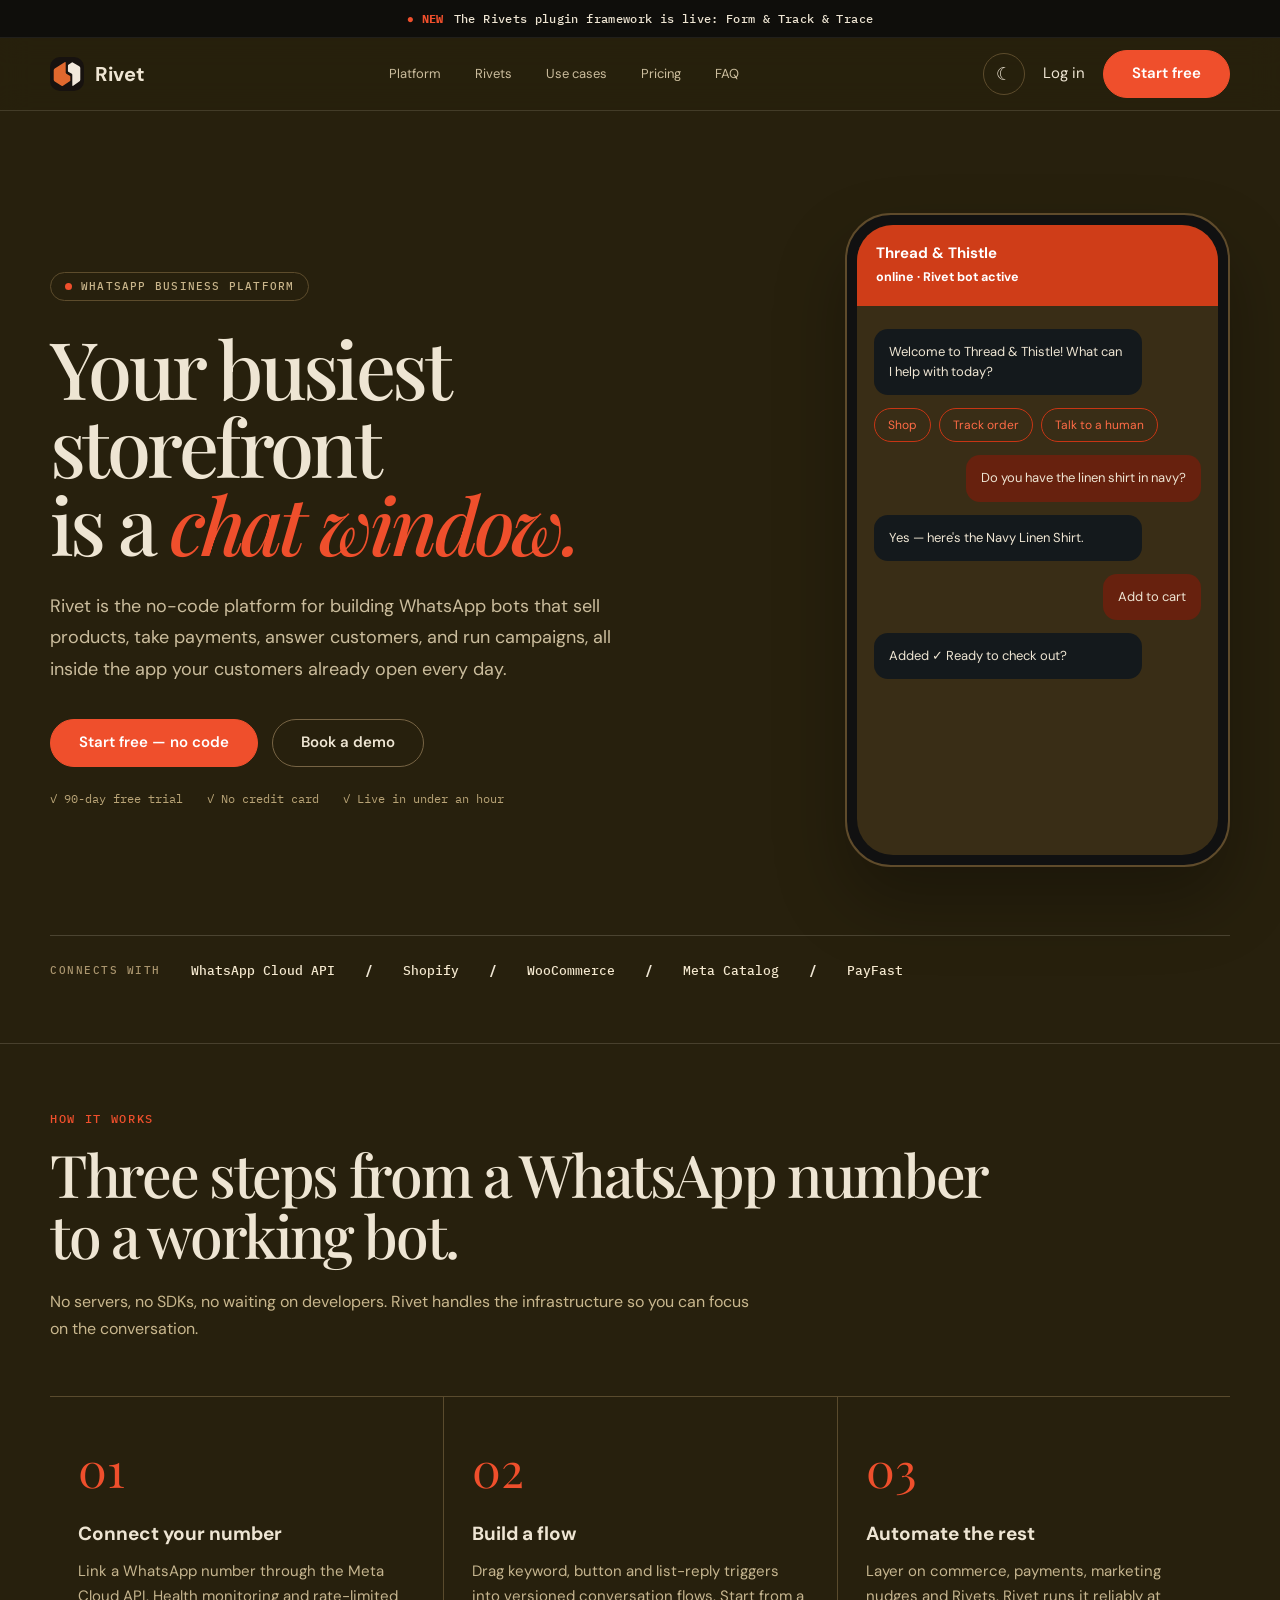
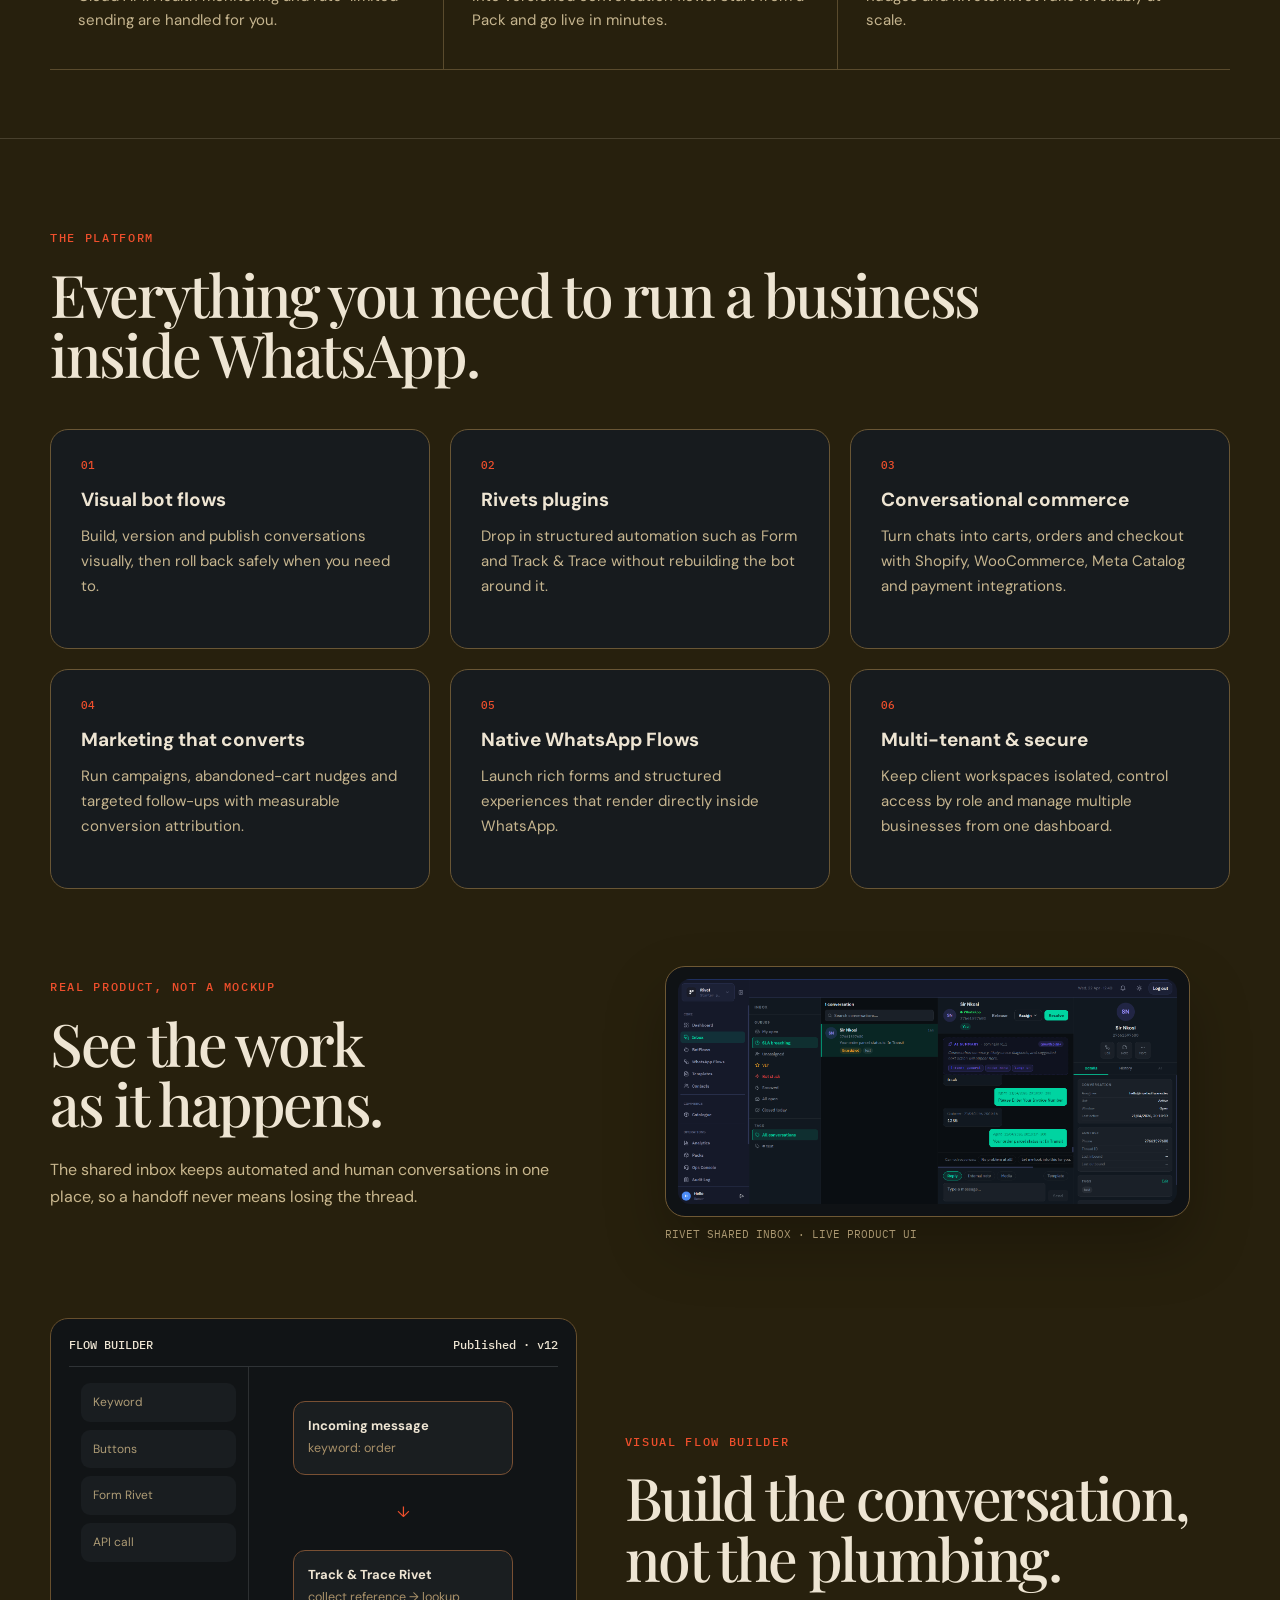
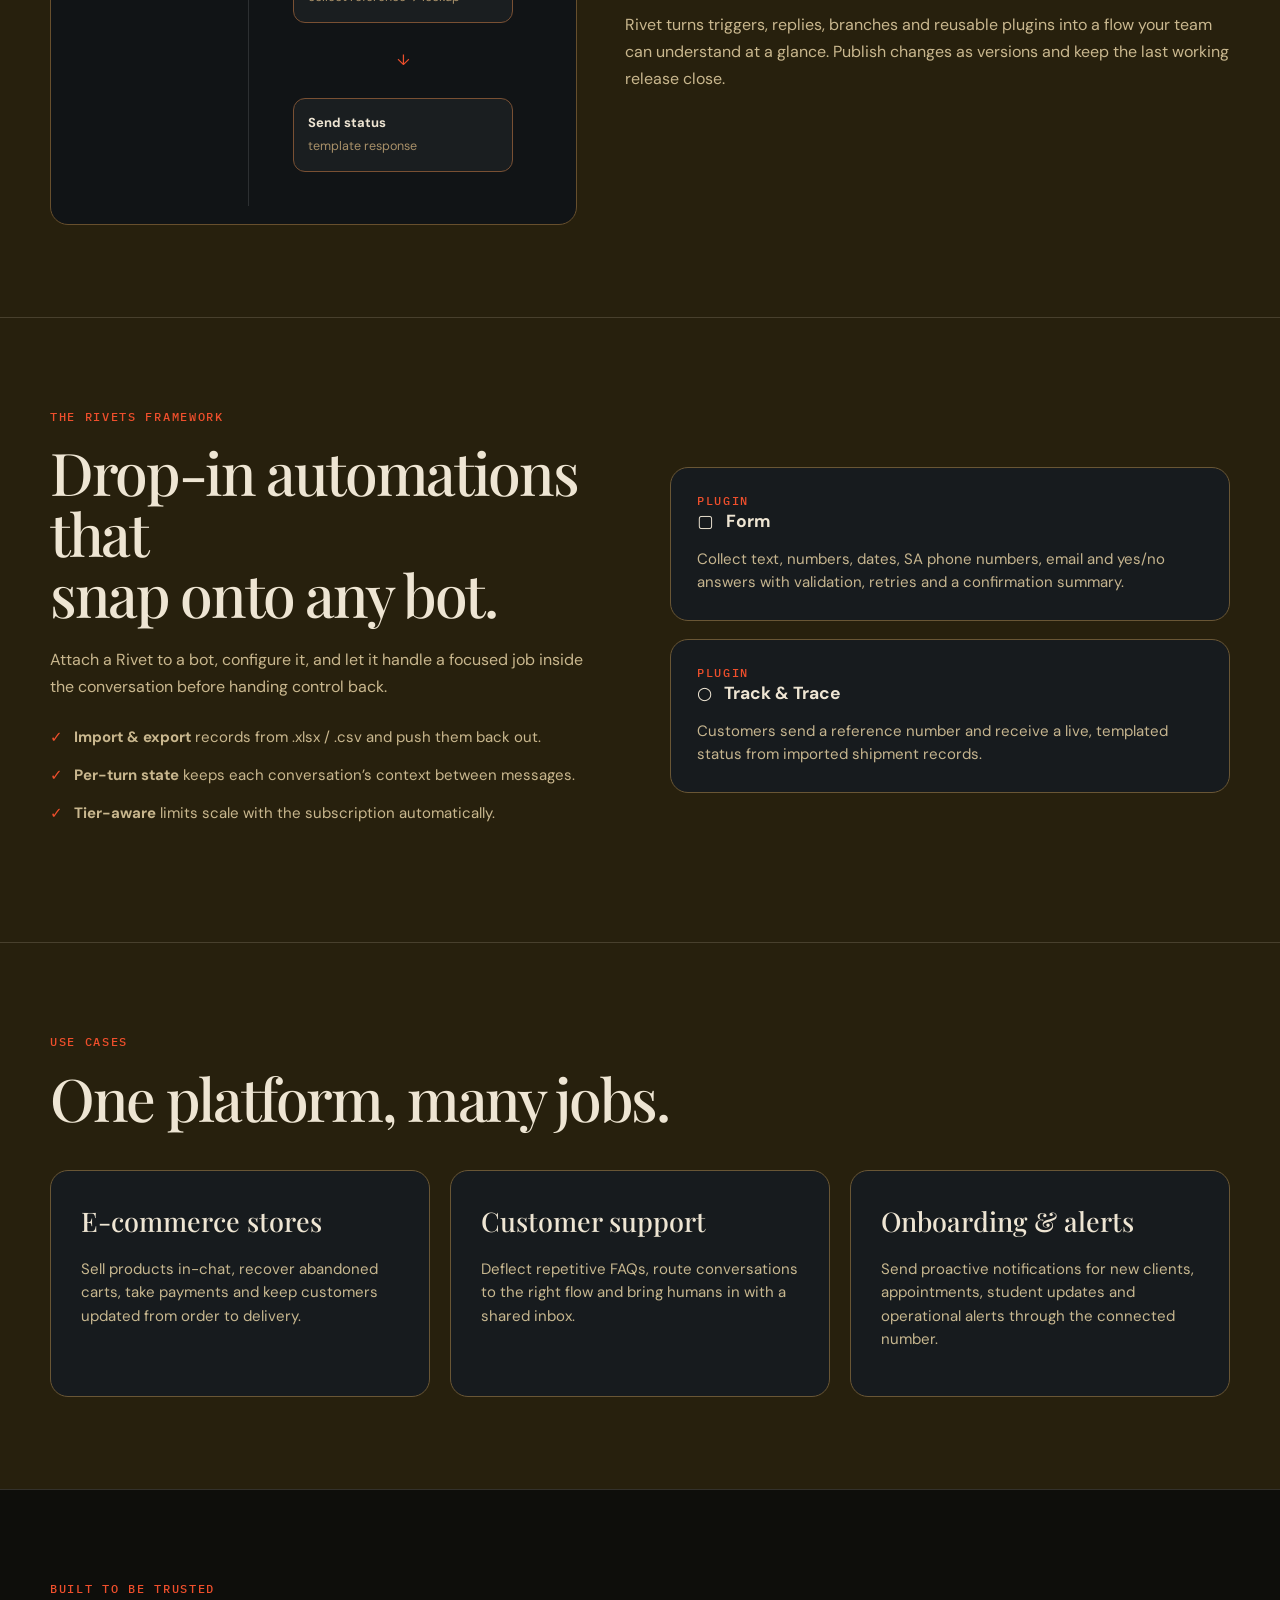
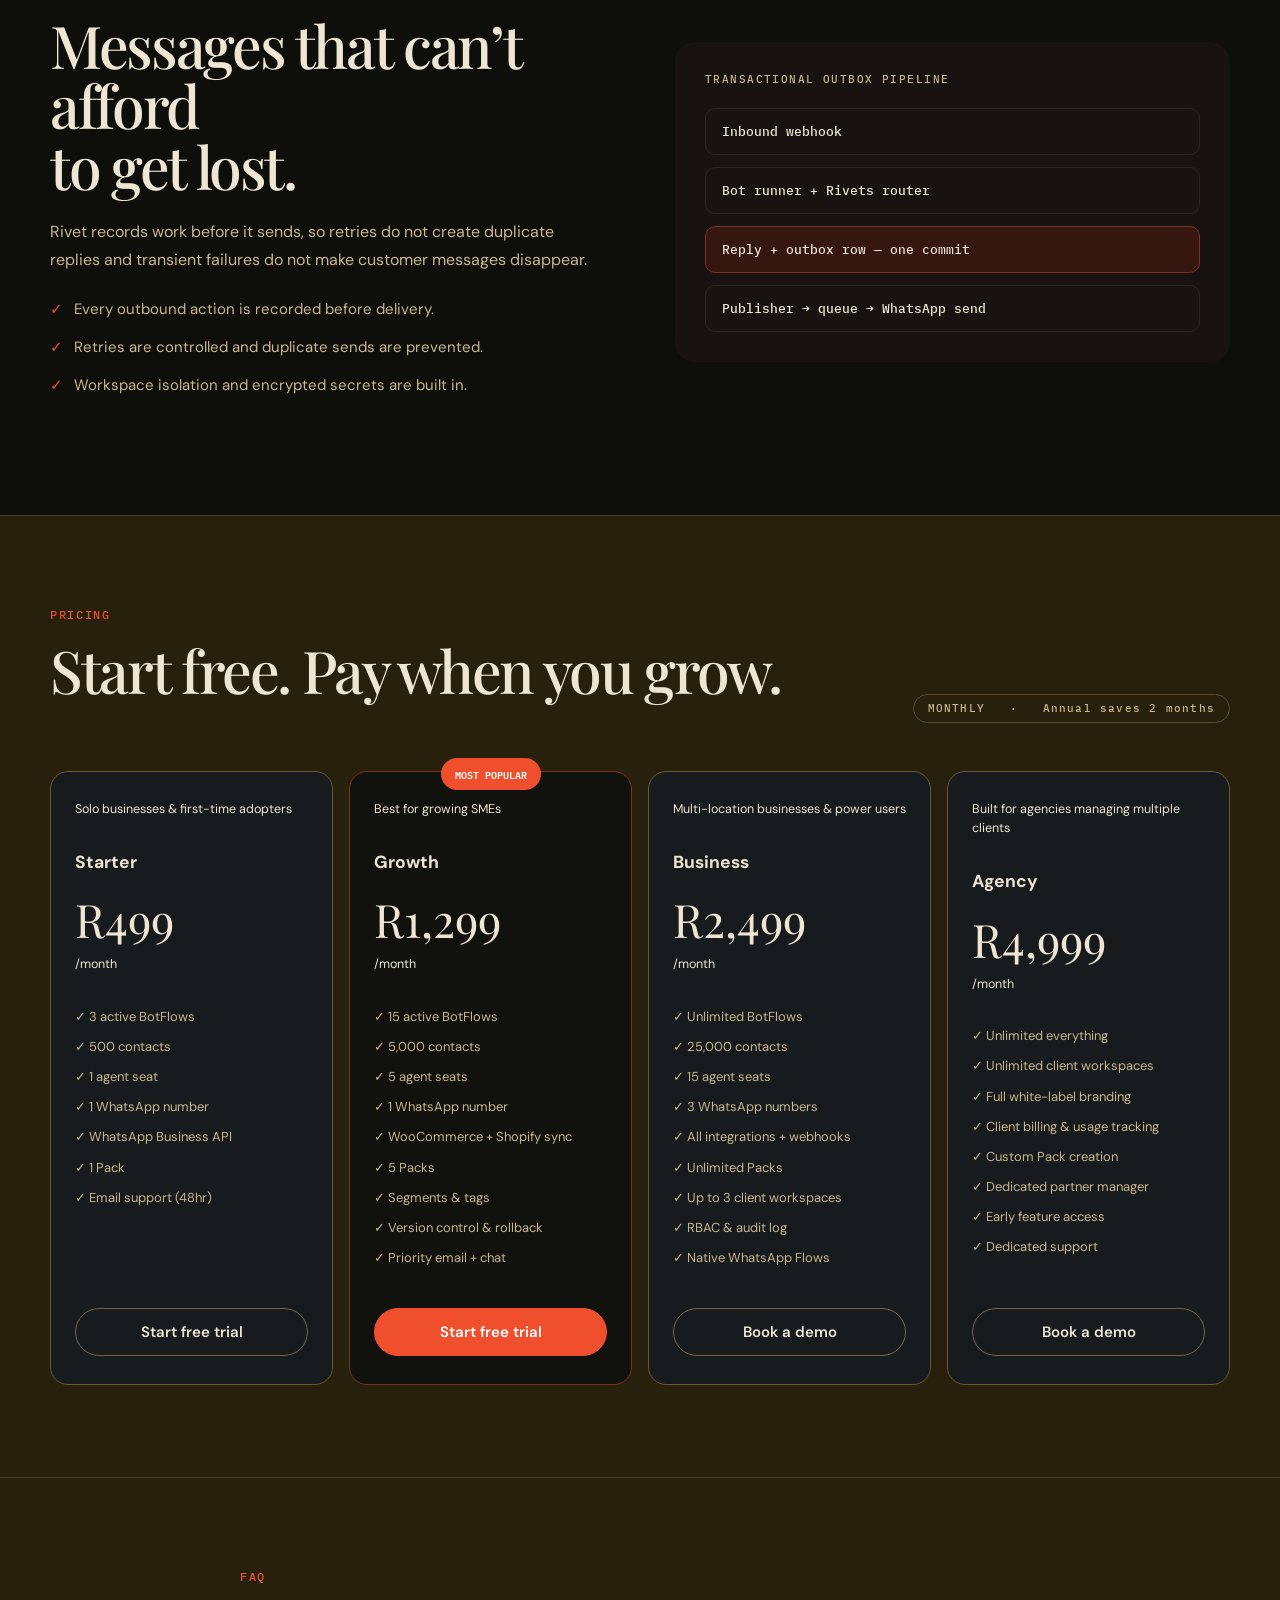
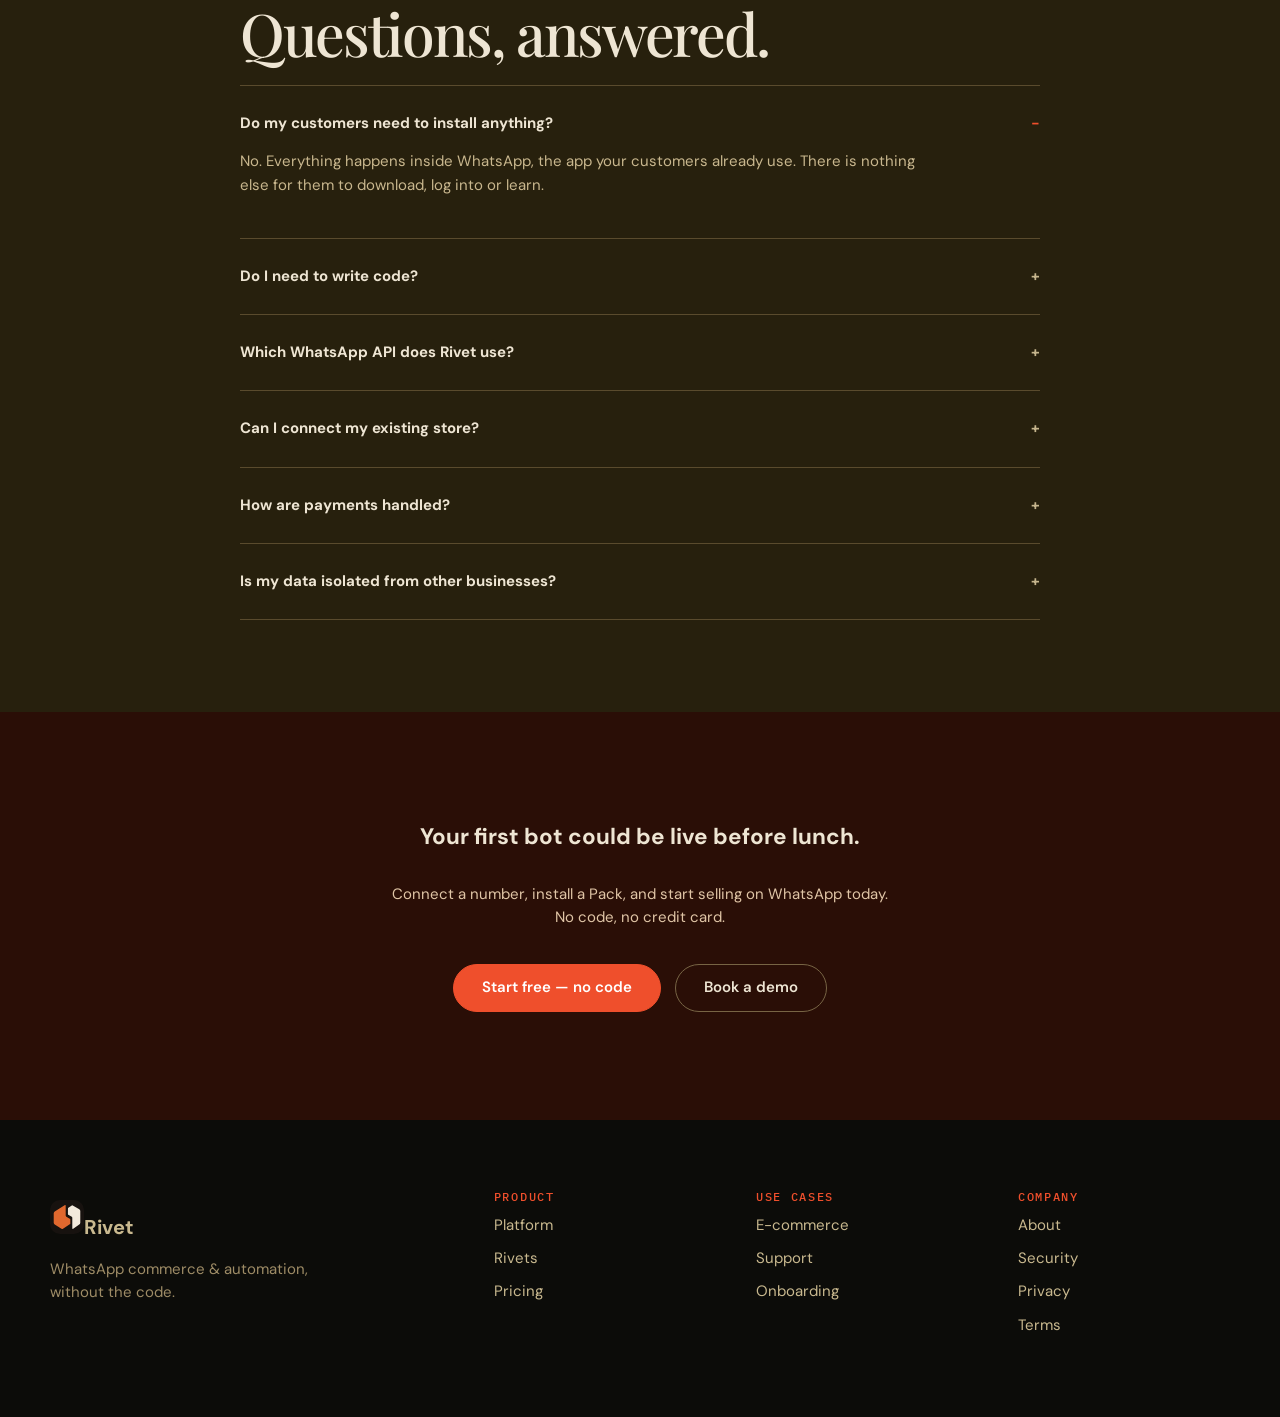
<file: index.html>
<!doctype html>
<html lang="en">
<head>
  <meta charset="utf-8" />
  <meta name="viewport" content="width=device-width,initial-scale=1" />
  <title>Rivet — No-Code WhatsApp Bots for Commerce, Support & Automation</title>
  <meta name="description" content="Build WhatsApp bots that sell, support customers, take payments and run campaigns. No code, no credit card, live in under an hour." />
  <meta name="robots" content="index,follow" />
  <link rel="canonical" href="https://rivetsoftware.dev/" />
  <meta property="og:type" content="website" />
  <meta property="og:title" content="Rivet — No-Code WhatsApp Bots" />
  <meta property="og:description" content="Your busiest storefront is a chat window. Build WhatsApp commerce and automation without the code." />
  <meta property="og:url" content="https://rivetsoftware.dev/" />
  <meta property="og:image" content="https://rivetsoftware.dev/assets/og-image.png" />
  <meta name="twitter:card" content="summary_large_image" />
  <link rel="icon" type="image/svg+xml" href="./assets/rivet-favicon.svg" />
  <link rel="apple-touch-icon" href="./assets/rivet-app-icon.svg" />
  <meta name="theme-color" content="#27200d" />
  <link rel="stylesheet" href="./assets/site.css" />
  <link rel="stylesheet" href="./assets/homepage-tuning.css" />
  <script src="./assets/theme.js" defer></script>
</head>
<body>
  <div class="announcement"><b>● NEW</b> The Rivets plugin framework is live: Form &amp; Track &amp; Trace</div>
  <header class="nav">
    <div class="wrap">
      <a class="brand" href="./index.html"><img src="./assets/rivet-app-icon.svg" alt="" />Rivet</a>
      <nav class="navlinks" aria-label="Primary">
        <a href="#platform">Platform</a><a href="#rivets">Rivets</a><a href="#use-cases">Use cases</a><a href="#pricing">Pricing</a><a href="#faq">FAQ</a>
      </nav>
      <div class="actions"><a class="login" href="https://app.rivetsoftware.dev/login">Log in</a><a class="btn primary" href="https://app.rivetsoftware.dev/login">Start free</a></div>
    </div>
  </header>

  <main>
    <section class="hero">
      <div class="wrap">
        <div class="hero-grid">
          <div>
            <div class="pill"><span class="dot"></span>WHATSAPP BUSINESS PLATFORM</div>
            <h1>Your busiest storefront is&nbsp;a&nbsp;<em>chat&nbsp;window.</em></h1>
            <p class="lede">Rivet is the no-code platform for building WhatsApp bots that sell products, take payments, answer customers, and run campaigns, all inside the app your customers already open every day.</p>
            <div class="cta-row"><a class="btn primary" href="https://app.rivetsoftware.dev/login">Start free — no code</a><a class="btn" href="mailto:hello@rivetsoftware.dev?subject=Rivet%20demo">Book a demo</a></div>
            <div class="trust"><span>✓ 90-day free trial</span><span>✓ No credit card</span><span>✓ Live in under an hour</span></div>
          </div>
          <div class="phone" aria-label="Example WhatsApp commerce conversation">
            <div class="phone-screen"><div class="phone-head">Thread &amp; Thistle<br /><small>online · Rivet bot active</small></div><div class="chat">
              <div class="bubble">Welcome to Thread &amp; Thistle! What can I help with today?</div>
              <div class="chiprow"><span class="chip">Shop</span><span class="chip">Track order</span><span class="chip">Talk to a human</span></div>
              <div class="bubble me">Do you have the linen shirt in navy?</div><div class="bubble">Yes — here's the Navy Linen Shirt.</div><div class="bubble me">Add to cart</div><div class="bubble">Added ✓ Ready to check out?</div>
            </div></div>
          </div>
        </div>
        <div class="connects"><small>CONNECTS WITH</small><span>WhatsApp Cloud API</span><b>/</b><span>Shopify</span><b>/</b><span>WooCommerce</span><b>/</b><span>Meta Catalog</span><b>/</b><span>PayFast</span></div>
      </div>
    </section>

    <section class="section tight" id="how-it-works">
      <div class="wrap">
        <div class="eyebrow">HOW IT WORKS</div>
        <h2>Three steps from a WhatsApp number<br />to a working bot.</h2>
        <p class="subcopy">No servers, no SDKs, no waiting on developers. Rivet handles the infrastructure so you can focus on the conversation.</p>
        <div class="steps">
          <article class="step"><div class="num">01</div><h3>Connect your number</h3><p>Link a WhatsApp number through the Meta Cloud API. Health monitoring and rate-limited sending are handled for you.</p></article>
          <article class="step"><div class="num">02</div><h3>Build a flow</h3><p>Drag keyword, button and list-reply triggers into versioned conversation flows. Start from a Pack and go live in minutes.</p></article>
          <article class="step"><div class="num">03</div><h3>Automate the rest</h3><p>Layer on commerce, payments, marketing nudges and Rivets. Rivet runs it reliably at scale.</p></article>
        </div>
      </div>
    </section>

    <section class="section" id="platform">
      <div class="wrap">
        <div class="eyebrow">THE PLATFORM</div><h2>Everything you need to run a business<br />inside WhatsApp.</h2>
        <div class="cards">
          <article class="card"><div class="kicker">01</div><h3>Visual bot flows</h3><p>Build, version and publish conversations visually, then roll back safely when you need to.</p></article>
          <article class="card"><div class="kicker">02</div><h3>Rivets plugins</h3><p>Drop in structured automation such as Form and Track & Trace without rebuilding the bot around it.</p></article>
          <article class="card"><div class="kicker">03</div><h3>Conversational commerce</h3><p>Turn chats into carts, orders and checkout with Shopify, WooCommerce, Meta Catalog and payment integrations.</p></article>
          <article class="card"><div class="kicker">04</div><h3>Marketing that converts</h3><p>Run campaigns, abandoned-cart nudges and targeted follow-ups with measurable conversion attribution.</p></article>
          <article class="card"><div class="kicker">05</div><h3>Native WhatsApp Flows</h3><p>Launch rich forms and structured experiences that render directly inside WhatsApp.</p></article>
          <article class="card"><div class="kicker">06</div><h3>Multi-tenant & secure</h3><p>Keep client workspaces isolated, control access by role and manage multiple businesses from one dashboard.</p></article>
        </div>

        <div class="product-proof">
          <div><div class="eyebrow">REAL PRODUCT, NOT A MOCKUP</div><h2>See the work<br />as it happens.</h2><p class="subcopy">The shared inbox keeps automated and human conversations in one place, so a handoff never means losing the thread.</p></div>
          <figure><div class="product-shot"><img src="./assets/rivet_shared_inbox.png" alt="Rivet shared inbox product screenshot" loading="lazy" /></div><figcaption class="caption">RIVET SHARED INBOX · LIVE PRODUCT UI</figcaption></figure>
        </div>

        <div class="product-proof">
          <div class="mini-ui" aria-label="Rivet visual flow builder representation"><div class="mini-top"><span>FLOW BUILDER</span><span>Published · v12</span></div><div class="flow-canvas"><div class="flow-side"><span>Keyword</span><span>Buttons</span><span>Form Rivet</span><span>API call</span></div><div class="nodes"><div class="node"><b>Incoming message</b><small>keyword: order</small></div><div class="arrow">↓</div><div class="node"><b>Track & Trace Rivet</b><small>collect reference → lookup</small></div><div class="arrow">↓</div><div class="node"><b>Send status</b><small>template response</small></div></div></div></div>
          <div><div class="eyebrow">VISUAL FLOW BUILDER</div><h2>Build the conversation,<br />not the plumbing.</h2><p class="subcopy">Rivet turns triggers, replies, branches and reusable plugins into a flow your team can understand at a glance. Publish changes as versions and keep the last working release close.</p></div>
        </div>
      </div>
    </section>

    <section class="section" id="rivets">
      <div class="wrap split">
        <div><div class="eyebrow">THE RIVETS FRAMEWORK</div><h2>Drop-in automations that<br />snap onto any bot.</h2><p class="subcopy">Attach a Rivet to a bot, configure it, and let it handle a focused job inside the conversation before handing control back.</p><ul class="checks"><li><b>Import & export</b> records from .xlsx / .csv and push them back out.</li><li><b>Per-turn state</b> keeps each conversation’s context between messages.</li><li><b>Tier-aware</b> limits scale with the subscription automatically.</li></ul></div>
        <div class="plugin-stack"><article class="plugin"><div class="eyebrow">PLUGIN</div><h3>▢ &nbsp; Form</h3><p>Collect text, numbers, dates, SA phone numbers, email and yes/no answers with validation, retries and a confirmation summary.</p></article><article class="plugin"><div class="eyebrow">PLUGIN</div><h3>○ &nbsp; Track & Trace</h3><p>Customers send a reference number and receive a live, templated status from imported shipment records.</p></article></div>
      </div>
    </section>

    <section class="section" id="use-cases">
      <div class="wrap"><div class="eyebrow">USE CASES</div><h2>One platform, many jobs.</h2><div class="usecases"><article class="usecase"><h3>E-commerce stores</h3><p>Sell products in-chat, recover abandoned carts, take payments and keep customers updated from order to delivery.</p></article><article class="usecase"><h3>Customer support</h3><p>Deflect repetitive FAQs, route conversations to the right flow and bring humans in with a shared inbox.</p></article><article class="usecase"><h3>Onboarding & alerts</h3><p>Send proactive notifications for new clients, appointments, student updates and operational alerts through the connected number.</p></article></div></div>
    </section>

    <section class="section dark">
      <div class="wrap reliability"><div><div class="eyebrow">BUILT TO BE TRUSTED</div><h2>Messages that can’t afford<br />to get lost.</h2><p class="subcopy">Rivet records work before it sends, so retries do not create duplicate replies and transient failures do not make customer messages disappear.</p><ul class="checks"><li>Every outbound action is recorded before delivery.</li><li>Retries are controlled and duplicate sends are prevented.</li><li>Workspace isolation and encrypted secrets are built in.</li></ul></div><div class="pipeline"><div class="label">TRANSACTIONAL OUTBOX PIPELINE</div><div class="pipe"><div>Inbound webhook</div><div>Bot runner + Rivets router</div><div class="hot">Reply + outbox row — one commit</div><div>Publisher → queue → WhatsApp send</div></div></div></div>
    </section>

    <section class="section" id="pricing">
      <div class="wrap"><div class="pricing-head"><div><div class="eyebrow">PRICING</div><h2>Start free. Pay when you grow.</h2></div><div class="pill">MONTHLY &nbsp; · &nbsp; Annual saves 2 months</div></div><div class="pricing">
        <article class="plan"><small>Solo businesses & first-time adopters</small><h3>Starter</h3><div class="price">R499</div><small>/month</small><ul><li>✓ 3 active BotFlows</li><li>✓ 500 contacts</li><li>✓ 1 agent seat</li><li>✓ 1 WhatsApp number</li><li>✓ WhatsApp Business API</li><li>✓ 1 Pack</li><li>✓ Email support (48hr)</li></ul><a class="btn" href="https://app.rivetsoftware.dev/login">Start free trial</a></article>
        <article class="plan pop"><div class="badge">MOST POPULAR</div><small>Best for growing SMEs</small><h3>Growth</h3><div class="price">R1,299</div><small>/month</small><ul><li>✓ 15 active BotFlows</li><li>✓ 5,000 contacts</li><li>✓ 5 agent seats</li><li>✓ 1 WhatsApp number</li><li>✓ WooCommerce + Shopify sync</li><li>✓ 5 Packs</li><li>✓ Segments & tags</li><li>✓ Version control & rollback</li><li>✓ Priority email + chat</li></ul><a class="btn primary" href="https://app.rivetsoftware.dev/login">Start free trial</a></article>
        <article class="plan"><small>Multi-location businesses & power users</small><h3>Business</h3><div class="price">R2,499</div><small>/month</small><ul><li>✓ Unlimited BotFlows</li><li>✓ 25,000 contacts</li><li>✓ 15 agent seats</li><li>✓ 3 WhatsApp numbers</li><li>✓ All integrations + webhooks</li><li>✓ Unlimited Packs</li><li>✓ Up to 3 client workspaces</li><li>✓ RBAC & audit log</li><li>✓ Native WhatsApp Flows</li></ul><a class="btn" href="mailto:hello@rivetsoftware.dev?subject=Rivet%20Business%20demo">Book a demo</a></article>
        <article class="plan"><small>Built for agencies managing multiple clients</small><h3>Agency</h3><div class="price">R4,999</div><small>/month</small><ul><li>✓ Unlimited everything</li><li>✓ Unlimited client workspaces</li><li>✓ Full white-label branding</li><li>✓ Client billing & usage tracking</li><li>✓ Custom Pack creation</li><li>✓ Dedicated partner manager</li><li>✓ Early feature access</li><li>✓ Dedicated support</li></ul><a class="btn" href="mailto:hello@rivetsoftware.dev?subject=Rivet%20Agency%20demo">Book a demo</a></article>
      </div></div>
    </section>

    <section class="section" id="faq"><div class="wrap faq"><div class="eyebrow">FAQ</div><h2>Questions, answered.</h2>
      <details open><summary>Do my customers need to install anything?</summary><p>No. Everything happens inside WhatsApp, the app your customers already use. There is nothing else for them to download, log into or learn.</p></details>
      <details><summary>Do I need to write code?</summary><p>No. Rivet is designed for no-code setup, while APIs and webhooks remain available when technical teams need deeper integrations.</p></details>
      <details><summary>Which WhatsApp API does Rivet use?</summary><p>Rivet connects through Meta’s WhatsApp Cloud API.</p></details>
      <details><summary>Can I connect my existing store?</summary><p>Yes. Rivet supports commerce integrations including Shopify and WooCommerce, with custom webhooks available for other systems.</p></details>
      <details><summary>How are payments handled?</summary><p>Payment integrations can hand customers into checkout while Rivet keeps the conversation and order status in sync.</p></details>
      <details><summary>Is my data isolated from other businesses?</summary><p>Yes. Rivet uses workspace-level isolation and role-based access controls to keep tenant data separated.</p></details>
    </div></section>

    <section class="final"><div class="wrap"><h2>Your first bot could be live before lunch.</h2><p>Connect a number, install a Pack, and start selling on WhatsApp today.<br />No code, no credit card.</p><div class="cta-row"><a class="btn primary" href="https://app.rivetsoftware.dev/login">Start free — no code</a><a class="btn" href="mailto:hello@rivetsoftware.dev?subject=Rivet%20demo">Book a demo</a></div></div></section>
  </main>

  <footer class="footer"><div class="wrap footer-grid"><div><a class="brand" href="./index.html"><img src="./assets/rivet-app-icon.svg" alt="" />Rivet</a><p class="muted">WhatsApp commerce & automation, without the code.</p></div><div><div class="eyebrow">PRODUCT</div><a href="#platform">Platform</a><a href="#rivets">Rivets</a><a href="#pricing">Pricing</a></div><div><div class="eyebrow">USE CASES</div><a href="#use-cases">E-commerce</a><a href="#use-cases">Support</a><a href="#use-cases">Onboarding</a></div><div><div class="eyebrow">COMPANY</div><a href="./about.html">About</a><a href="./security.html">Security</a><a href="./privacy.html">Privacy</a><a href="./terms.html">Terms</a></div></div></footer>
</body>
</html>
</file>
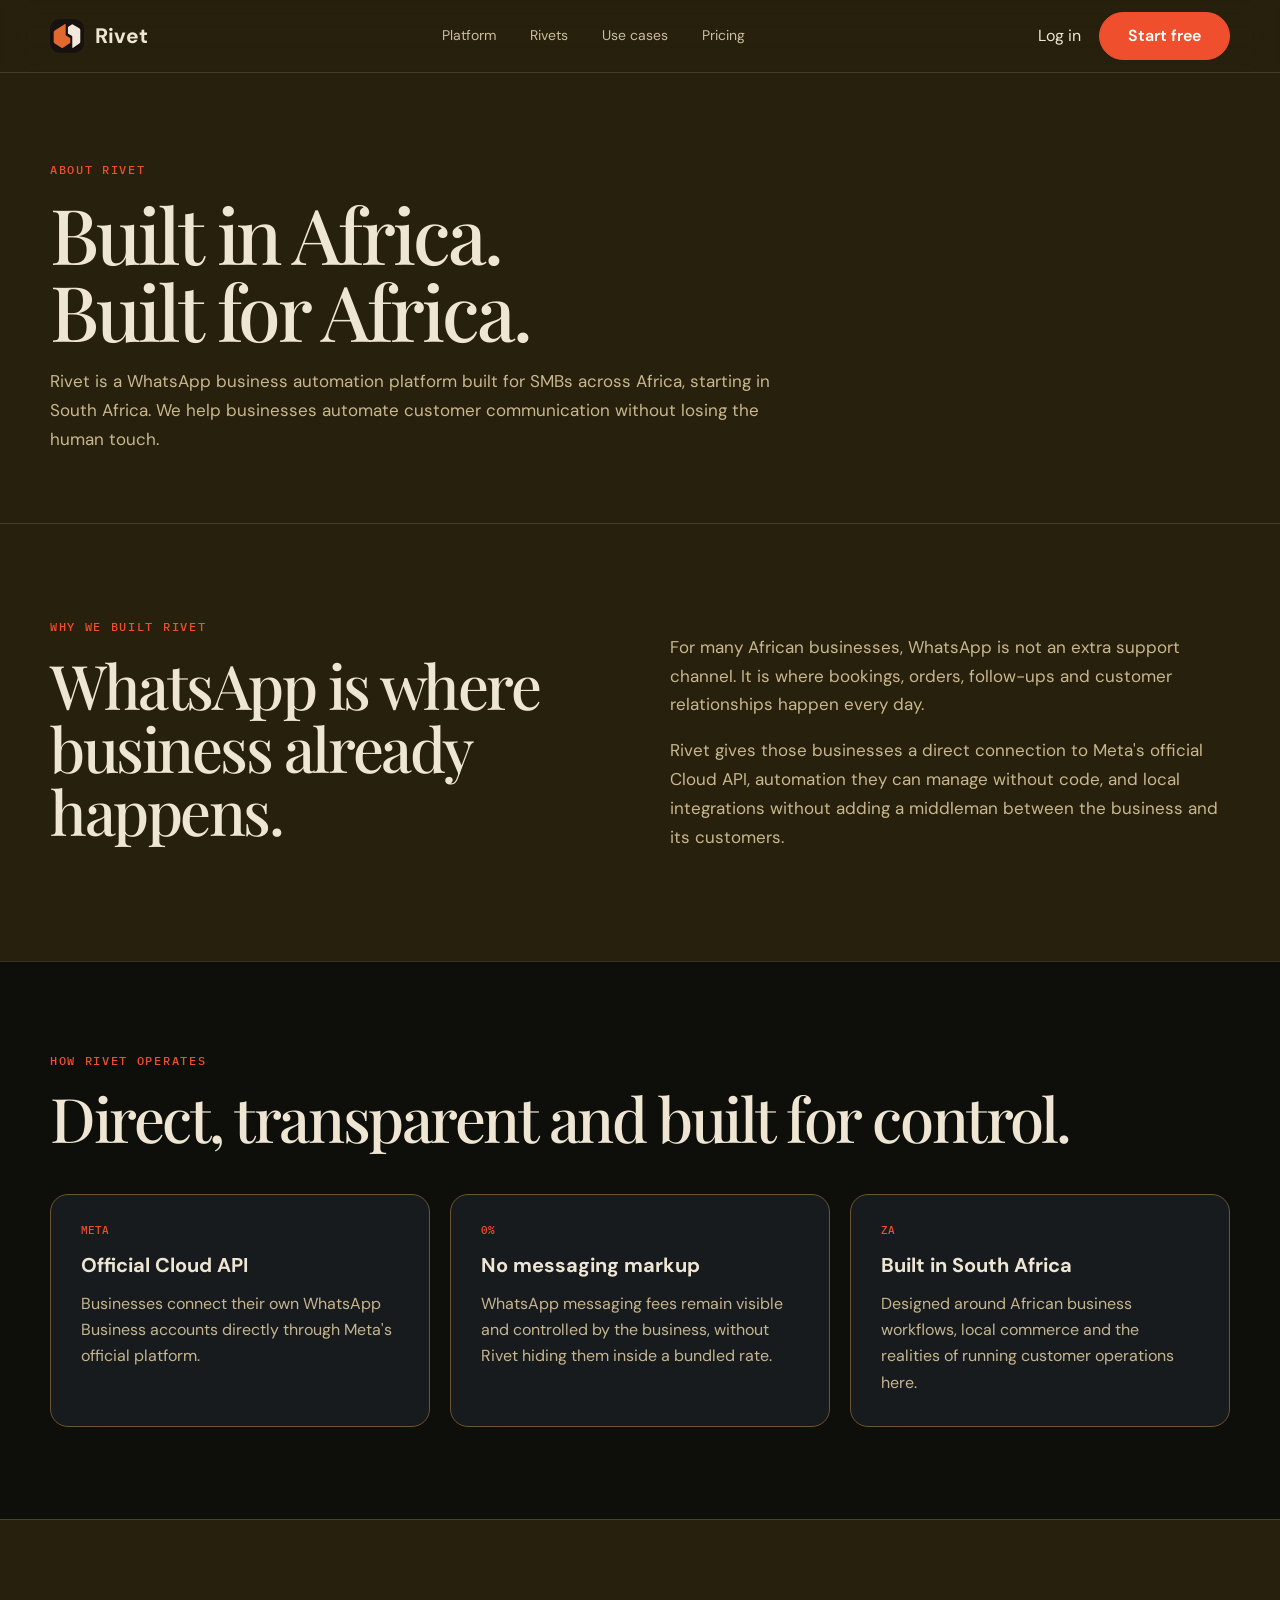
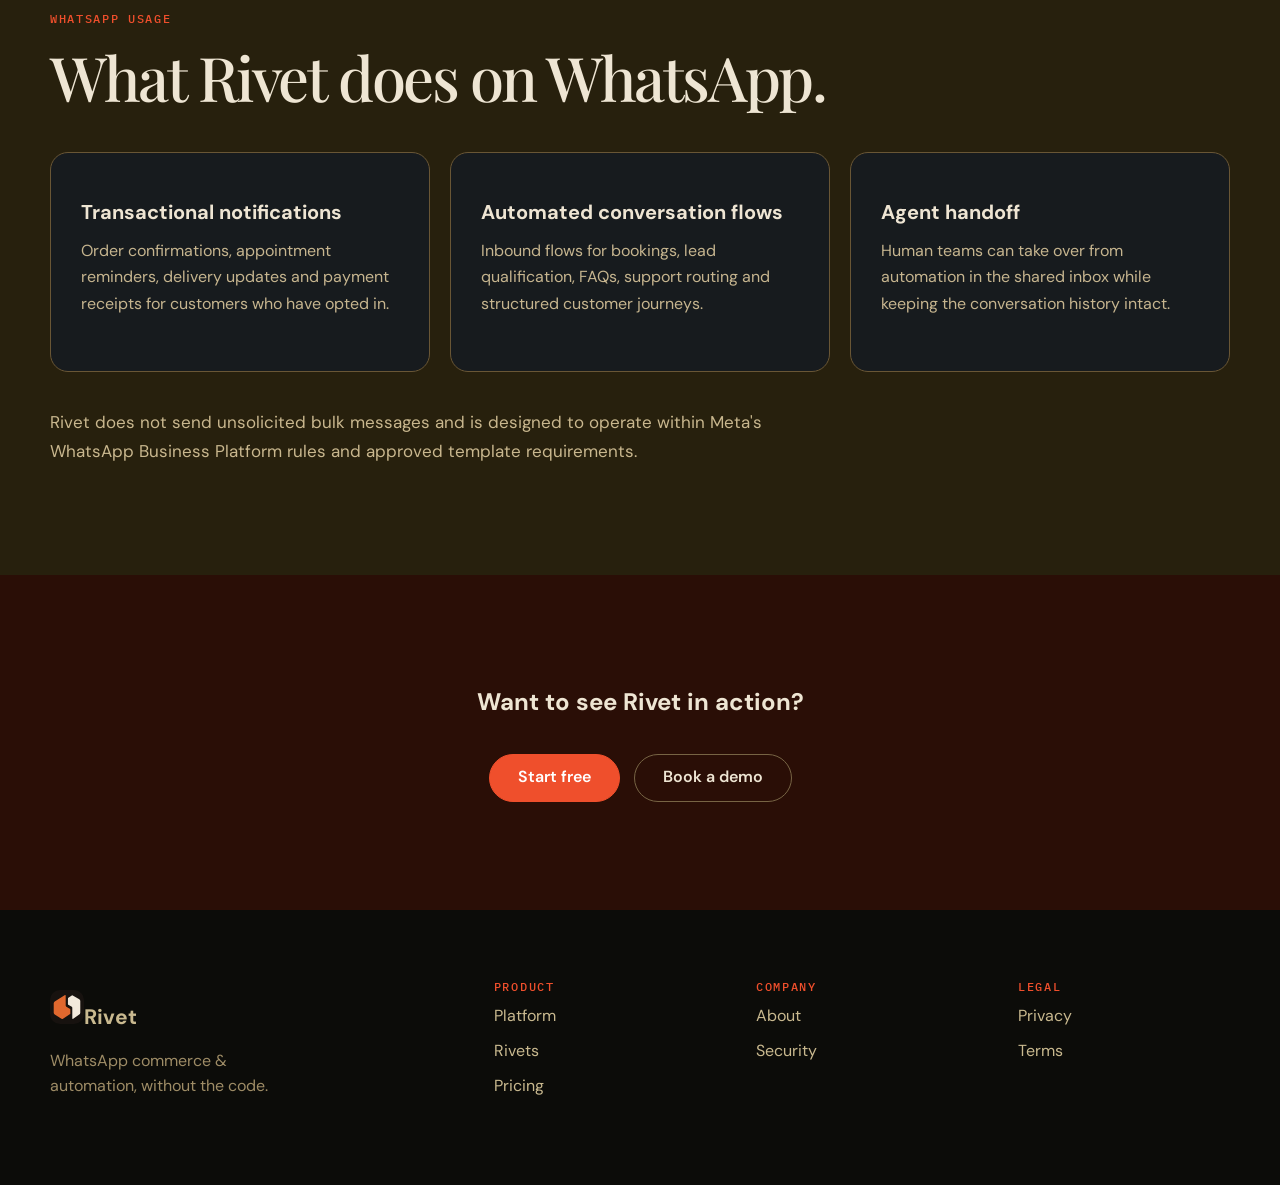
<file: about.html>
<!doctype html><html lang="en"><head><meta charset="utf-8"><meta name="viewport" content="width=device-width,initial-scale=1"><title>About | Rivet Software</title><meta name="description" content="Rivet is a WhatsApp business automation platform built in South Africa for businesses across Africa."><link rel="icon" type="image/svg+xml" href="./assets/rivet-favicon.svg"><link rel="stylesheet" href="./assets/site.css"></head><body class="legal-page"><header class="nav"><div class="wrap"><a class="brand" href="./index.html"><img src="./assets/rivet-app-icon.svg" alt="">Rivet</a><nav class="navlinks"><a href="./index.html#platform">Platform</a><a href="./index.html#rivets">Rivets</a><a href="./index.html#use-cases">Use cases</a><a href="./index.html#pricing">Pricing</a></nav><div class="actions"><a class="login" href="https://app.rivetsoftware.dev/login">Log in</a><a class="btn primary" href="https://app.rivetsoftware.dev/login">Start free</a></div></div></header><main><section class="legal-hero"><div class="wrap"><div class="eyebrow">ABOUT RIVET</div><h1>Built in Africa.<br>Built for Africa.</h1><p class="subcopy">Rivet is a WhatsApp business automation platform built for SMBs across Africa, starting in South Africa. We help businesses automate customer communication without losing the human touch.</p></div></section><section class="section"><div class="wrap split"><div><div class="eyebrow">WHY WE BUILT RIVET</div><h2>WhatsApp is where business already happens.</h2></div><div><p class="subcopy">For many African businesses, WhatsApp is not an extra support channel. It is where bookings, orders, follow-ups and customer relationships happen every day.</p><p class="subcopy">Rivet gives those businesses a direct connection to Meta's official Cloud API, automation they can manage without code, and local integrations without adding a middleman between the business and its customers.</p></div></div></section><section class="section dark"><div class="wrap"><div class="eyebrow">HOW RIVET OPERATES</div><h2>Direct, transparent and built for control.</h2><div class="cards"><article class="card"><div class="kicker">META</div><h3>Official Cloud API</h3><p>Businesses connect their own WhatsApp Business accounts directly through Meta's official platform.</p></article><article class="card"><div class="kicker">0%</div><h3>No messaging markup</h3><p>WhatsApp messaging fees remain visible and controlled by the business, without Rivet hiding them inside a bundled rate.</p></article><article class="card"><div class="kicker">ZA</div><h3>Built in South Africa</h3><p>Designed around African business workflows, local commerce and the realities of running customer operations here.</p></article></div></div></section><section class="section"><div class="wrap"><div class="eyebrow">WHATSAPP USAGE</div><h2>What Rivet does on WhatsApp.</h2><div class="cards"><article class="card"><h3>Transactional notifications</h3><p>Order confirmations, appointment reminders, delivery updates and payment receipts for customers who have opted in.</p></article><article class="card"><h3>Automated conversation flows</h3><p>Inbound flows for bookings, lead qualification, FAQs, support routing and structured customer journeys.</p></article><article class="card"><h3>Agent handoff</h3><p>Human teams can take over from automation in the shared inbox while keeping the conversation history intact.</p></article></div><p class="subcopy" style="margin-top:36px">Rivet does not send unsolicited bulk messages and is designed to operate within Meta's WhatsApp Business Platform rules and approved template requirements.</p></div></section><section class="final"><div class="wrap"><h2>Want to see Rivet in action?</h2><div class="cta-row"><a class="btn primary" href="https://app.rivetsoftware.dev/login">Start free</a><a class="btn" href="mailto:hello@rivetsoftware.dev?subject=Rivet%20demo">Book a demo</a></div></div></section></main><footer class="footer"><div class="wrap footer-grid"><div><a class="brand" href="./index.html"><img src="./assets/rivet-app-icon.svg" alt="">Rivet</a><p class="muted">WhatsApp commerce & automation, without the code.</p></div><div><div class="eyebrow">PRODUCT</div><a href="./index.html#platform">Platform</a><a href="./index.html#rivets">Rivets</a><a href="./index.html#pricing">Pricing</a></div><div><div class="eyebrow">COMPANY</div><a href="./about.html">About</a><a href="./security.html">Security</a></div><div><div class="eyebrow">LEGAL</div><a href="./privacy.html">Privacy</a><a href="./terms.html">Terms</a></div></div></footer></body></html>
</file>
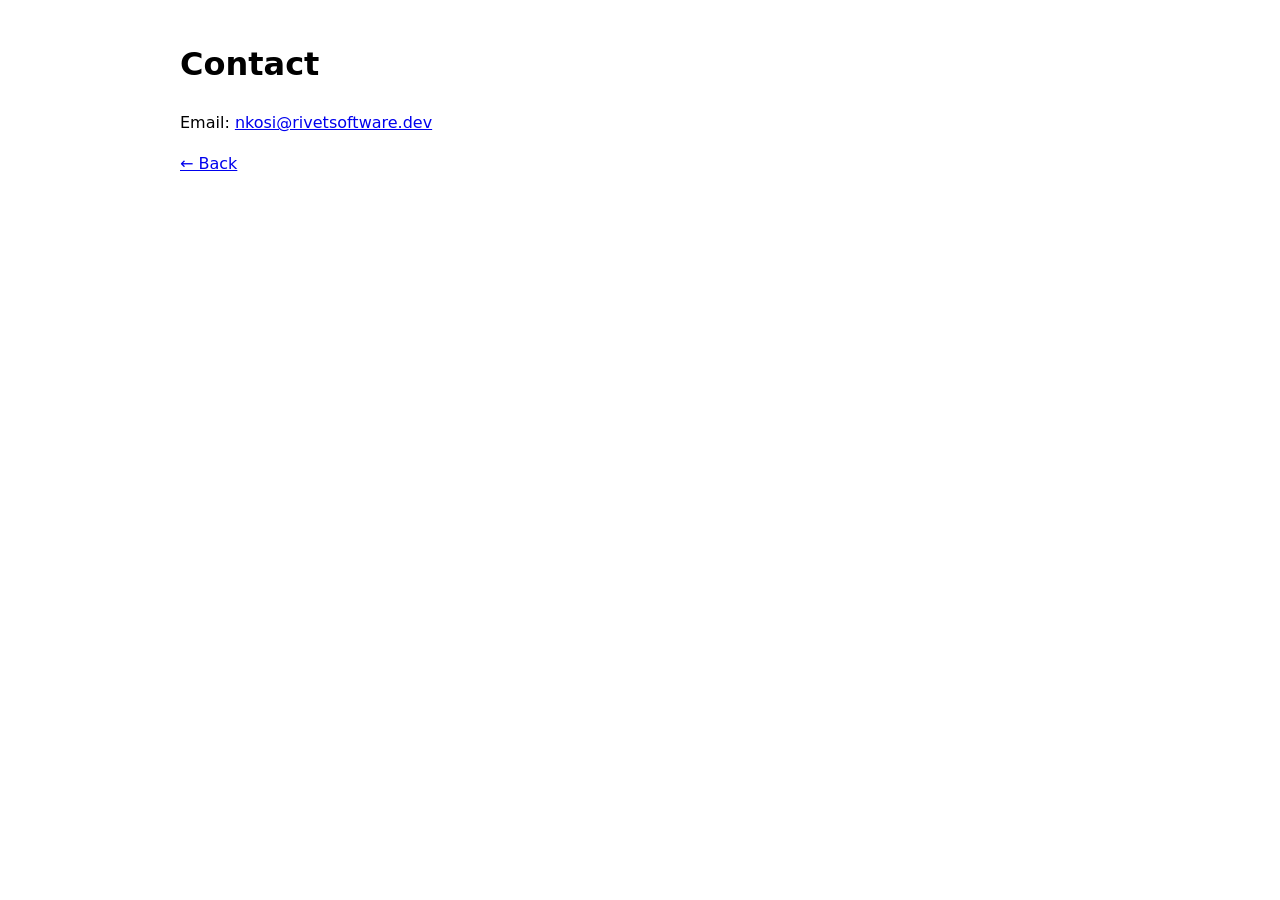
<file: contact.html>
<!doctype html>
<html lang="en">
<head>
  <meta charset="utf-8" />
  <meta name="viewport" content="width=device-width, initial-scale=1" />
  <title>Rivet — Contact</title>
  <meta name="robots" content="noindex, nofollow" />
  <style>
    body { max-width: 920px; margin: 40px auto; padding: 0 16px; font-family: system-ui, Segoe UI, Roboto, Arial; line-height: 1.55; }
  </style>
</head>
<body>
  <h1>Contact</h1>
  <p>
    Email: <a href="mailto:nkosi@rivetsoftware.dev">nkosi@rivetsoftware.dev</a>
  </p>
  <p><a href="/">← Back</a></p>
</body>
</html>
</file>
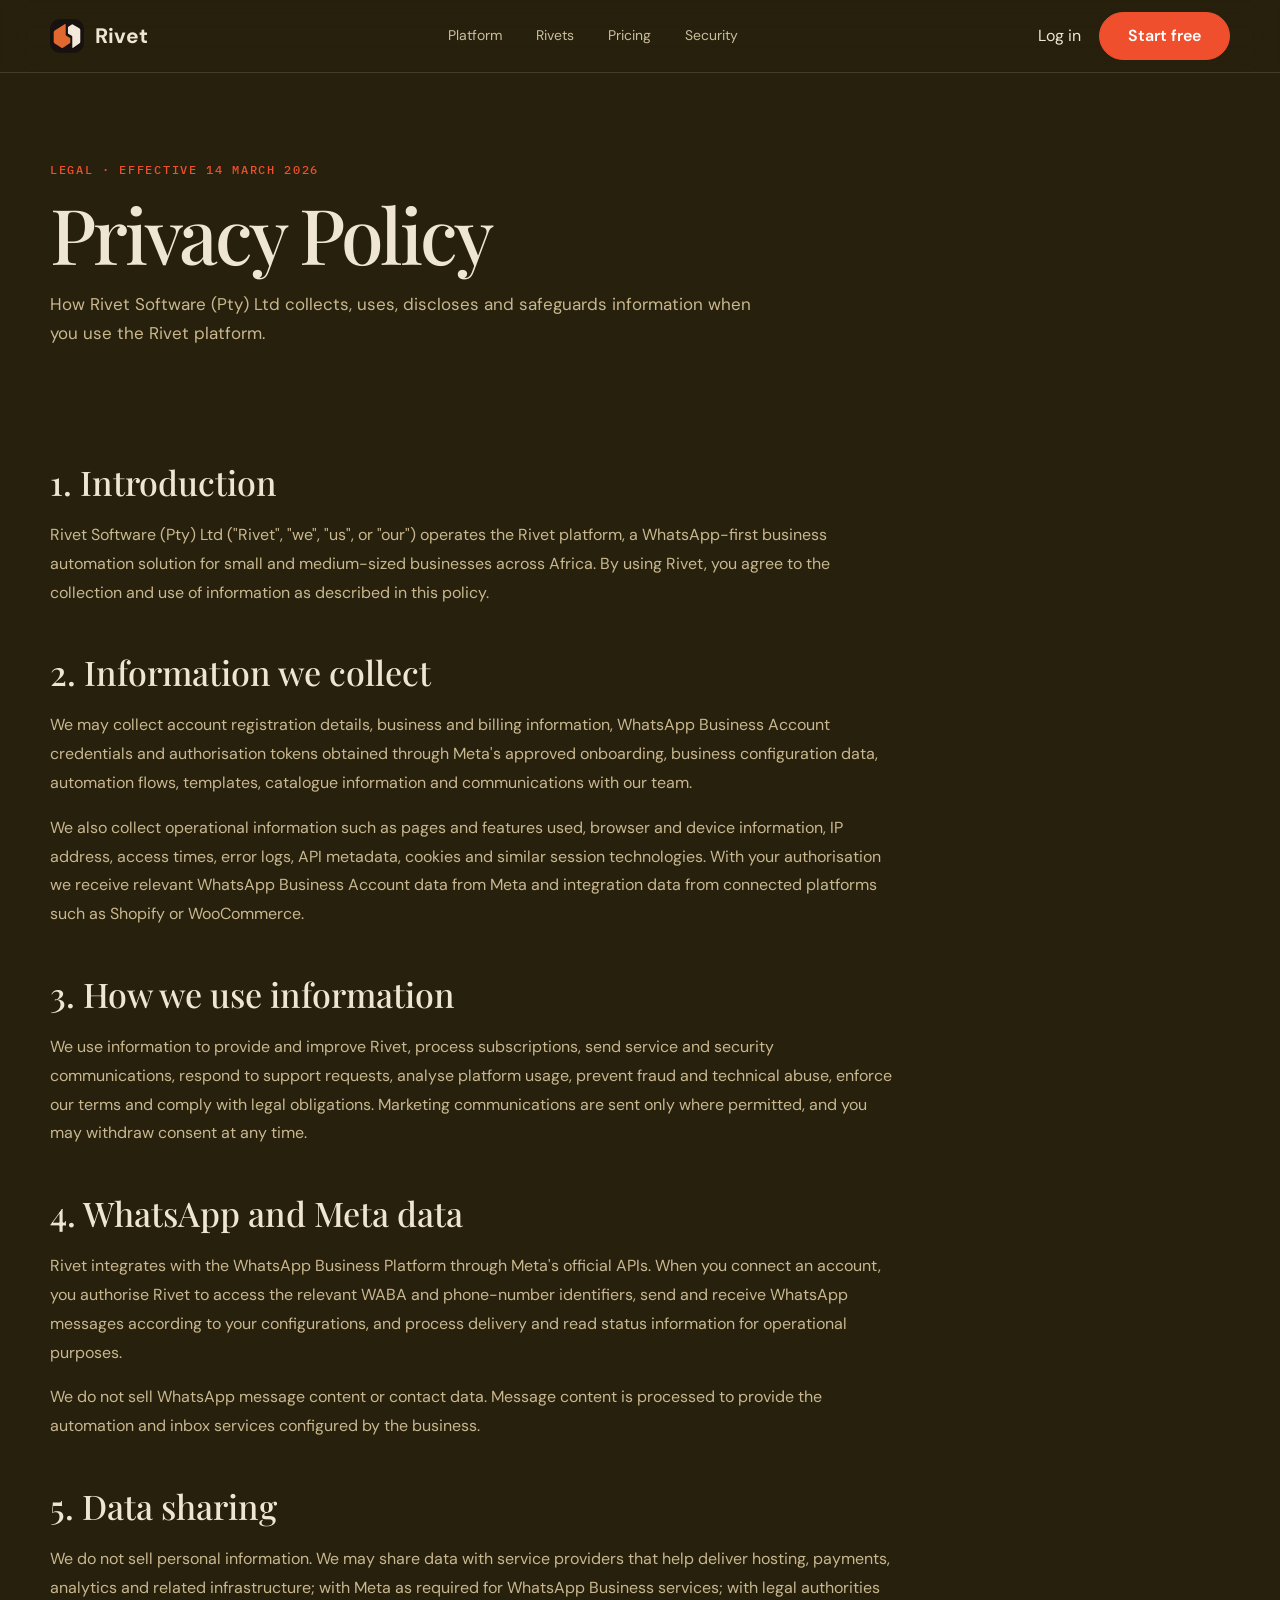
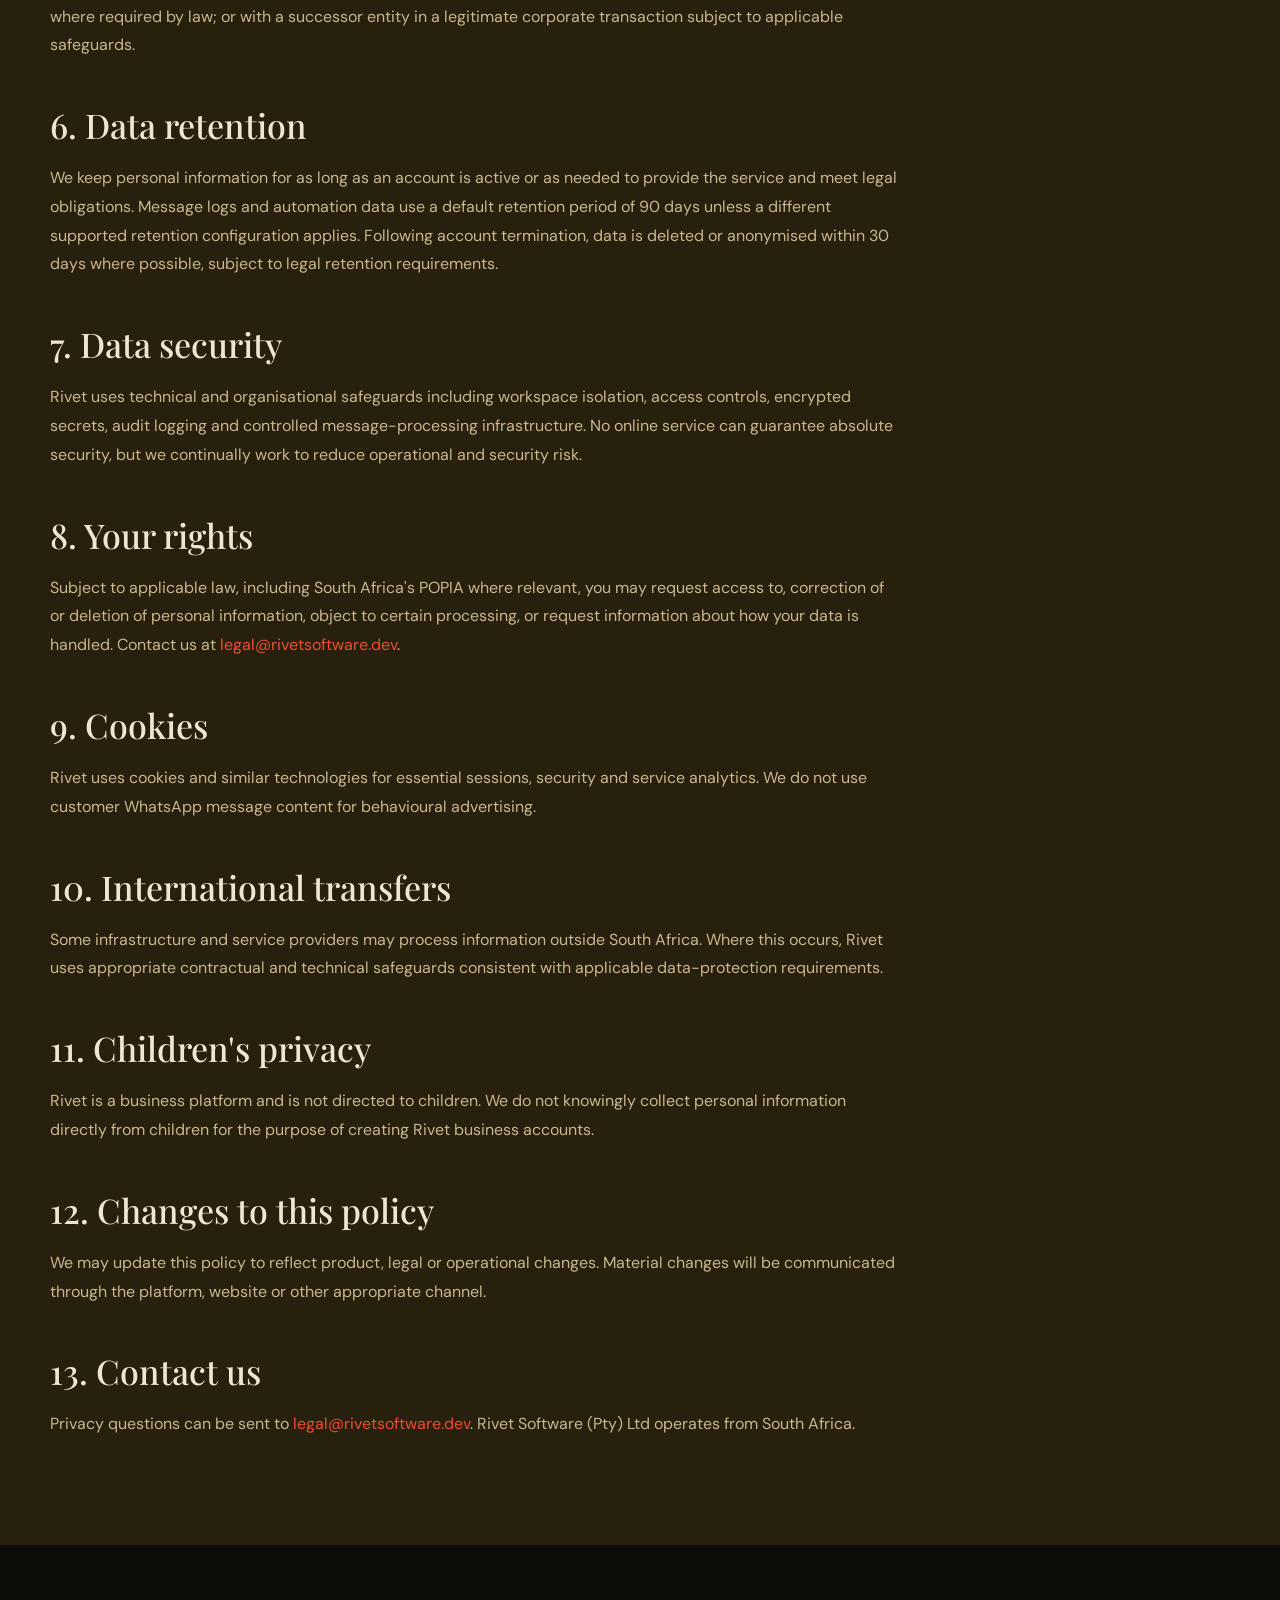
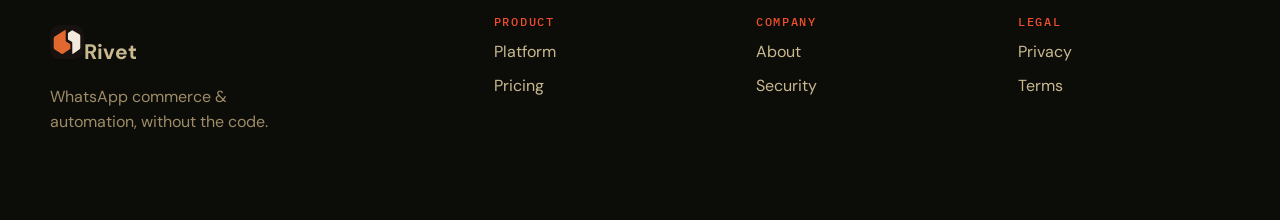
<file: privacy.html>
<!doctype html><html lang="en"><head><meta charset="utf-8"><meta name="viewport" content="width=device-width,initial-scale=1"><title>Privacy Policy | Rivet Software</title><meta name="description" content="Rivet Software Privacy Policy — how we collect, use and protect personal information."><link rel="canonical" href="https://rivetsoftware.dev/privacy"><link rel="icon" type="image/svg+xml" href="./assets/rivet-favicon.svg"><link rel="stylesheet" href="./assets/site.css"></head><body class="legal-page"><header class="nav"><div class="wrap"><a class="brand" href="./index.html"><img src="./assets/rivet-app-icon.svg" alt="">Rivet</a><nav class="navlinks"><a href="./index.html#platform">Platform</a><a href="./index.html#rivets">Rivets</a><a href="./index.html#pricing">Pricing</a><a href="./security.html">Security</a></nav><div class="actions"><a class="login" href="https://app.rivetsoftware.dev/login">Log in</a><a class="btn primary" href="https://app.rivetsoftware.dev/login">Start free</a></div></div></header><main><section class="legal-hero"><div class="wrap"><div class="eyebrow">LEGAL · EFFECTIVE 14 MARCH 2026</div><h1>Privacy Policy</h1><p class="subcopy">How Rivet Software (Pty) Ltd collects, uses, discloses and safeguards information when you use the Rivet platform.</p></div></section><section class="legal-body"><div class="wrap"><article class="content"><h2>1. Introduction</h2><p>Rivet Software (Pty) Ltd ("Rivet", "we", "us", or "our") operates the Rivet platform, a WhatsApp-first business automation solution for small and medium-sized businesses across Africa. By using Rivet, you agree to the collection and use of information as described in this policy.</p><h2>2. Information we collect</h2><p>We may collect account registration details, business and billing information, WhatsApp Business Account credentials and authorisation tokens obtained through Meta's approved onboarding, business configuration data, automation flows, templates, catalogue information and communications with our team.</p><p>We also collect operational information such as pages and features used, browser and device information, IP address, access times, error logs, API metadata, cookies and similar session technologies. With your authorisation we receive relevant WhatsApp Business Account data from Meta and integration data from connected platforms such as Shopify or WooCommerce.</p><h2>3. How we use information</h2><p>We use information to provide and improve Rivet, process subscriptions, send service and security communications, respond to support requests, analyse platform usage, prevent fraud and technical abuse, enforce our terms and comply with legal obligations. Marketing communications are sent only where permitted, and you may withdraw consent at any time.</p><h2>4. WhatsApp and Meta data</h2><p>Rivet integrates with the WhatsApp Business Platform through Meta's official APIs. When you connect an account, you authorise Rivet to access the relevant WABA and phone-number identifiers, send and receive WhatsApp messages according to your configurations, and process delivery and read status information for operational purposes.</p><p>We do not sell WhatsApp message content or contact data. Message content is processed to provide the automation and inbox services configured by the business.</p><h2>5. Data sharing</h2><p>We do not sell personal information. We may share data with service providers that help deliver hosting, payments, analytics and related infrastructure; with Meta as required for WhatsApp Business services; with legal authorities where required by law; or with a successor entity in a legitimate corporate transaction subject to applicable safeguards.</p><h2>6. Data retention</h2><p>We keep personal information for as long as an account is active or as needed to provide the service and meet legal obligations. Message logs and automation data use a default retention period of 90 days unless a different supported retention configuration applies. Following account termination, data is deleted or anonymised within 30 days where possible, subject to legal retention requirements.</p><h2>7. Data security</h2><p>Rivet uses technical and organisational safeguards including workspace isolation, access controls, encrypted secrets, audit logging and controlled message-processing infrastructure. No online service can guarantee absolute security, but we continually work to reduce operational and security risk.</p><h2>8. Your rights</h2><p>Subject to applicable law, including South Africa's POPIA where relevant, you may request access to, correction of or deletion of personal information, object to certain processing, or request information about how your data is handled. Contact us at <a href="mailto:legal@rivetsoftware.dev" style="color:var(--accent)">legal@rivetsoftware.dev</a>.</p><h2>9. Cookies</h2><p>Rivet uses cookies and similar technologies for essential sessions, security and service analytics. We do not use customer WhatsApp message content for behavioural advertising.</p><h2>10. International transfers</h2><p>Some infrastructure and service providers may process information outside South Africa. Where this occurs, Rivet uses appropriate contractual and technical safeguards consistent with applicable data-protection requirements.</p><h2>11. Children's privacy</h2><p>Rivet is a business platform and is not directed to children. We do not knowingly collect personal information directly from children for the purpose of creating Rivet business accounts.</p><h2>12. Changes to this policy</h2><p>We may update this policy to reflect product, legal or operational changes. Material changes will be communicated through the platform, website or other appropriate channel.</p><h2>13. Contact us</h2><p>Privacy questions can be sent to <a href="mailto:legal@rivetsoftware.dev" style="color:var(--accent)">legal@rivetsoftware.dev</a>. Rivet Software (Pty) Ltd operates from South Africa.</p></article></div></section></main><footer class="footer"><div class="wrap footer-grid"><div><a class="brand" href="./index.html"><img src="./assets/rivet-app-icon.svg" alt="">Rivet</a><p class="muted">WhatsApp commerce & automation, without the code.</p></div><div><div class="eyebrow">PRODUCT</div><a href="./index.html#platform">Platform</a><a href="./index.html#pricing">Pricing</a></div><div><div class="eyebrow">COMPANY</div><a href="./about.html">About</a><a href="./security.html">Security</a></div><div><div class="eyebrow">LEGAL</div><a href="./privacy.html">Privacy</a><a href="./terms.html">Terms</a></div></div></footer></body></html>
</file>
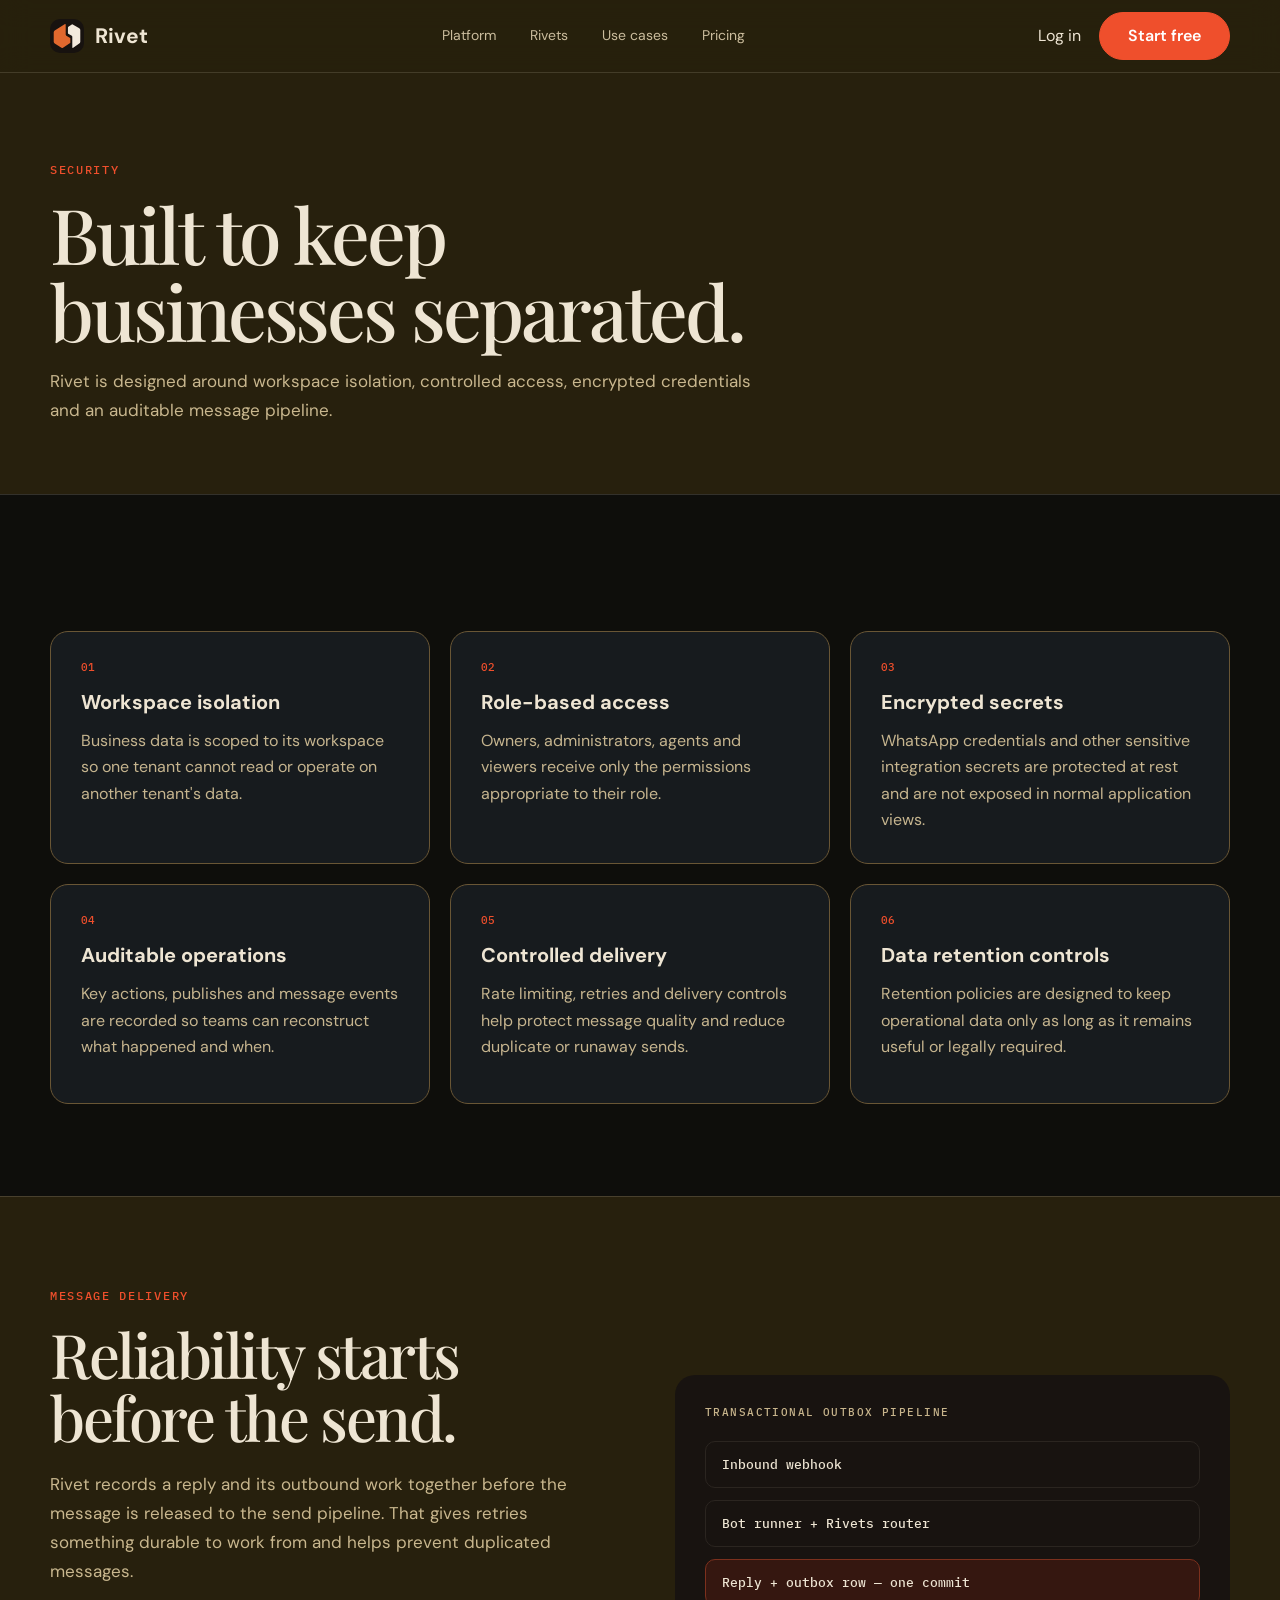
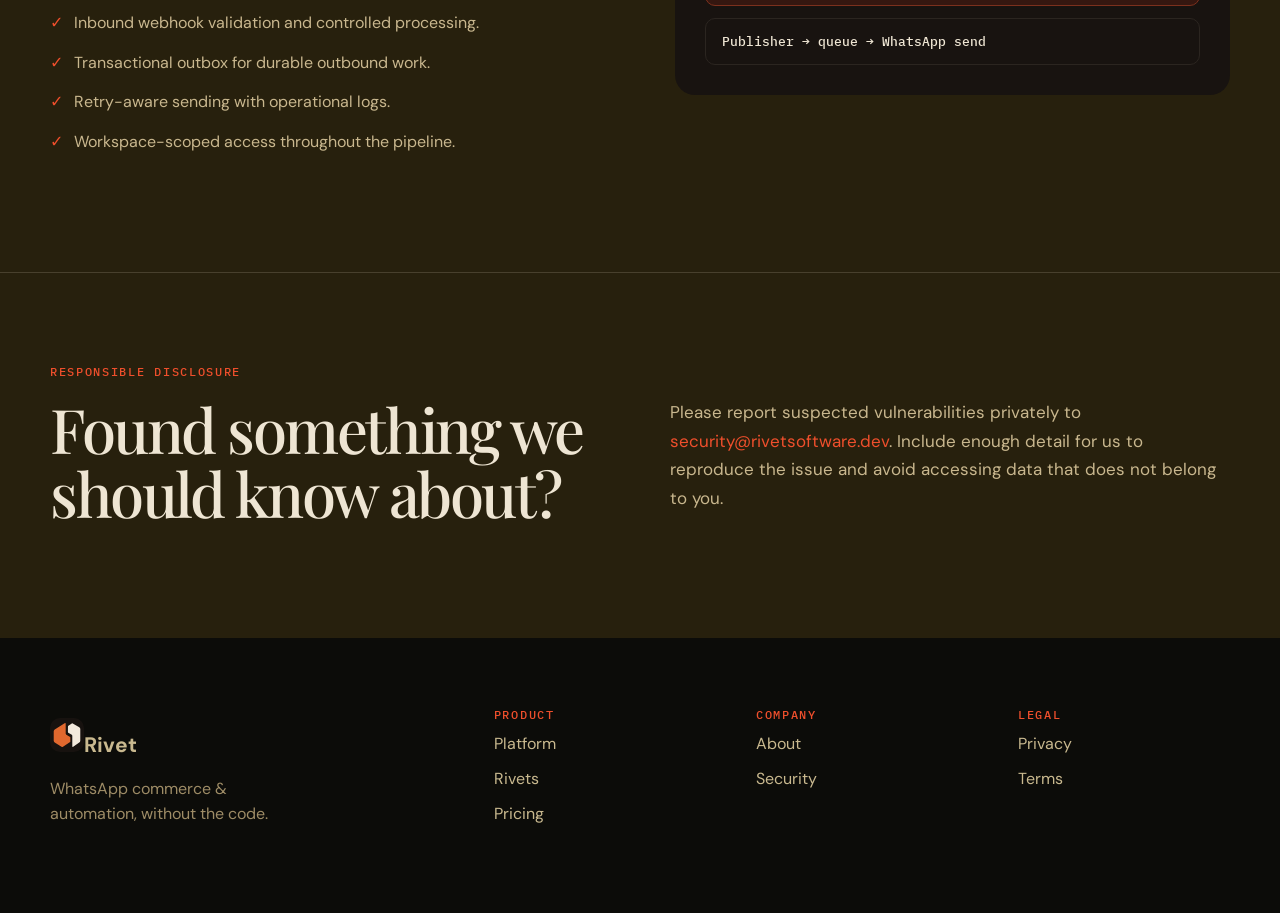
<file: security.html>
<!doctype html><html lang="en"><head><meta charset="utf-8"><meta name="viewport" content="width=device-width,initial-scale=1"><title>Security | Rivet Software</title><meta name="description" content="How Rivet protects business data, WhatsApp credentials and customer conversations."><link rel="icon" type="image/svg+xml" href="./assets/rivet-favicon.svg"><link rel="stylesheet" href="./assets/site.css"></head><body class="legal-page"><header class="nav"><div class="wrap"><a class="brand" href="./index.html"><img src="./assets/rivet-app-icon.svg" alt="">Rivet</a><nav class="navlinks"><a href="./index.html#platform">Platform</a><a href="./index.html#rivets">Rivets</a><a href="./index.html#use-cases">Use cases</a><a href="./index.html#pricing">Pricing</a></nav><div class="actions"><a class="login" href="https://app.rivetsoftware.dev/login">Log in</a><a class="btn primary" href="https://app.rivetsoftware.dev/login">Start free</a></div></div></header><main><section class="legal-hero"><div class="wrap"><div class="eyebrow">SECURITY</div><h1>Built to keep<br>businesses separated.</h1><p class="subcopy">Rivet is designed around workspace isolation, controlled access, encrypted credentials and an auditable message pipeline.</p></div></section><section class="section dark"><div class="wrap"><div class="cards"><article class="card"><div class="kicker">01</div><h3>Workspace isolation</h3><p>Business data is scoped to its workspace so one tenant cannot read or operate on another tenant's data.</p></article><article class="card"><div class="kicker">02</div><h3>Role-based access</h3><p>Owners, administrators, agents and viewers receive only the permissions appropriate to their role.</p></article><article class="card"><div class="kicker">03</div><h3>Encrypted secrets</h3><p>WhatsApp credentials and other sensitive integration secrets are protected at rest and are not exposed in normal application views.</p></article><article class="card"><div class="kicker">04</div><h3>Auditable operations</h3><p>Key actions, publishes and message events are recorded so teams can reconstruct what happened and when.</p></article><article class="card"><div class="kicker">05</div><h3>Controlled delivery</h3><p>Rate limiting, retries and delivery controls help protect message quality and reduce duplicate or runaway sends.</p></article><article class="card"><div class="kicker">06</div><h3>Data retention controls</h3><p>Retention policies are designed to keep operational data only as long as it remains useful or legally required.</p></article></div></div></section><section class="section"><div class="wrap reliability"><div><div class="eyebrow">MESSAGE DELIVERY</div><h2>Reliability starts before the send.</h2><p class="subcopy">Rivet records a reply and its outbound work together before the message is released to the send pipeline. That gives retries something durable to work from and helps prevent duplicated messages.</p><ul class="checks"><li>Inbound webhook validation and controlled processing.</li><li>Transactional outbox for durable outbound work.</li><li>Retry-aware sending with operational logs.</li><li>Workspace-scoped access throughout the pipeline.</li></ul></div><div class="pipeline"><div class="label">TRANSACTIONAL OUTBOX PIPELINE</div><div class="pipe"><div>Inbound webhook</div><div>Bot runner + Rivets router</div><div class="hot">Reply + outbox row — one commit</div><div>Publisher → queue → WhatsApp send</div></div></div></div></section><section class="section"><div class="wrap split"><div><div class="eyebrow">RESPONSIBLE DISCLOSURE</div><h2>Found something we should know about?</h2></div><div><p class="subcopy">Please report suspected vulnerabilities privately to <a href="mailto:security@rivetsoftware.dev" style="color:var(--accent)">security@rivetsoftware.dev</a>. Include enough detail for us to reproduce the issue and avoid accessing data that does not belong to you.</p></div></div></section></main><footer class="footer"><div class="wrap footer-grid"><div><a class="brand" href="./index.html"><img src="./assets/rivet-app-icon.svg" alt="">Rivet</a><p class="muted">WhatsApp commerce & automation, without the code.</p></div><div><div class="eyebrow">PRODUCT</div><a href="./index.html#platform">Platform</a><a href="./index.html#rivets">Rivets</a><a href="./index.html#pricing">Pricing</a></div><div><div class="eyebrow">COMPANY</div><a href="./about.html">About</a><a href="./security.html">Security</a></div><div><div class="eyebrow">LEGAL</div><a href="./privacy.html">Privacy</a><a href="./terms.html">Terms</a></div></div></footer></body></html>
</file>
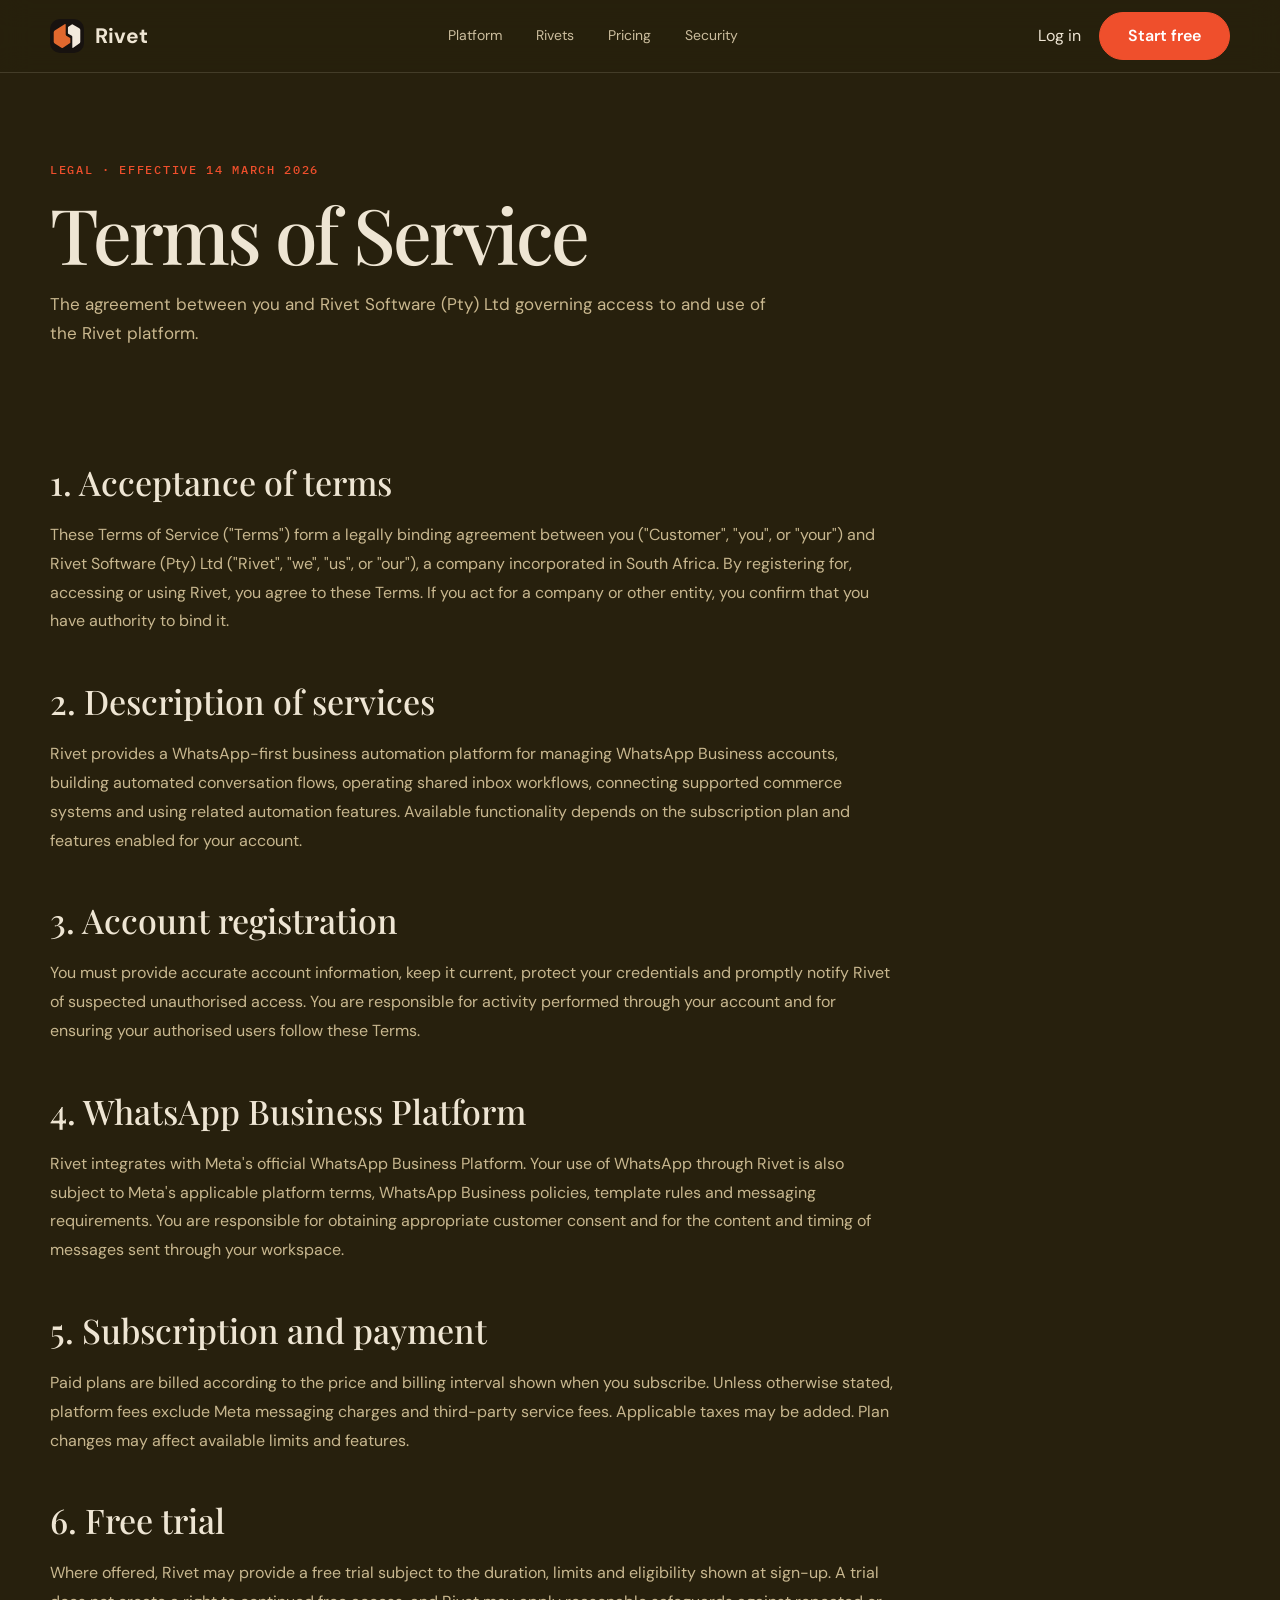
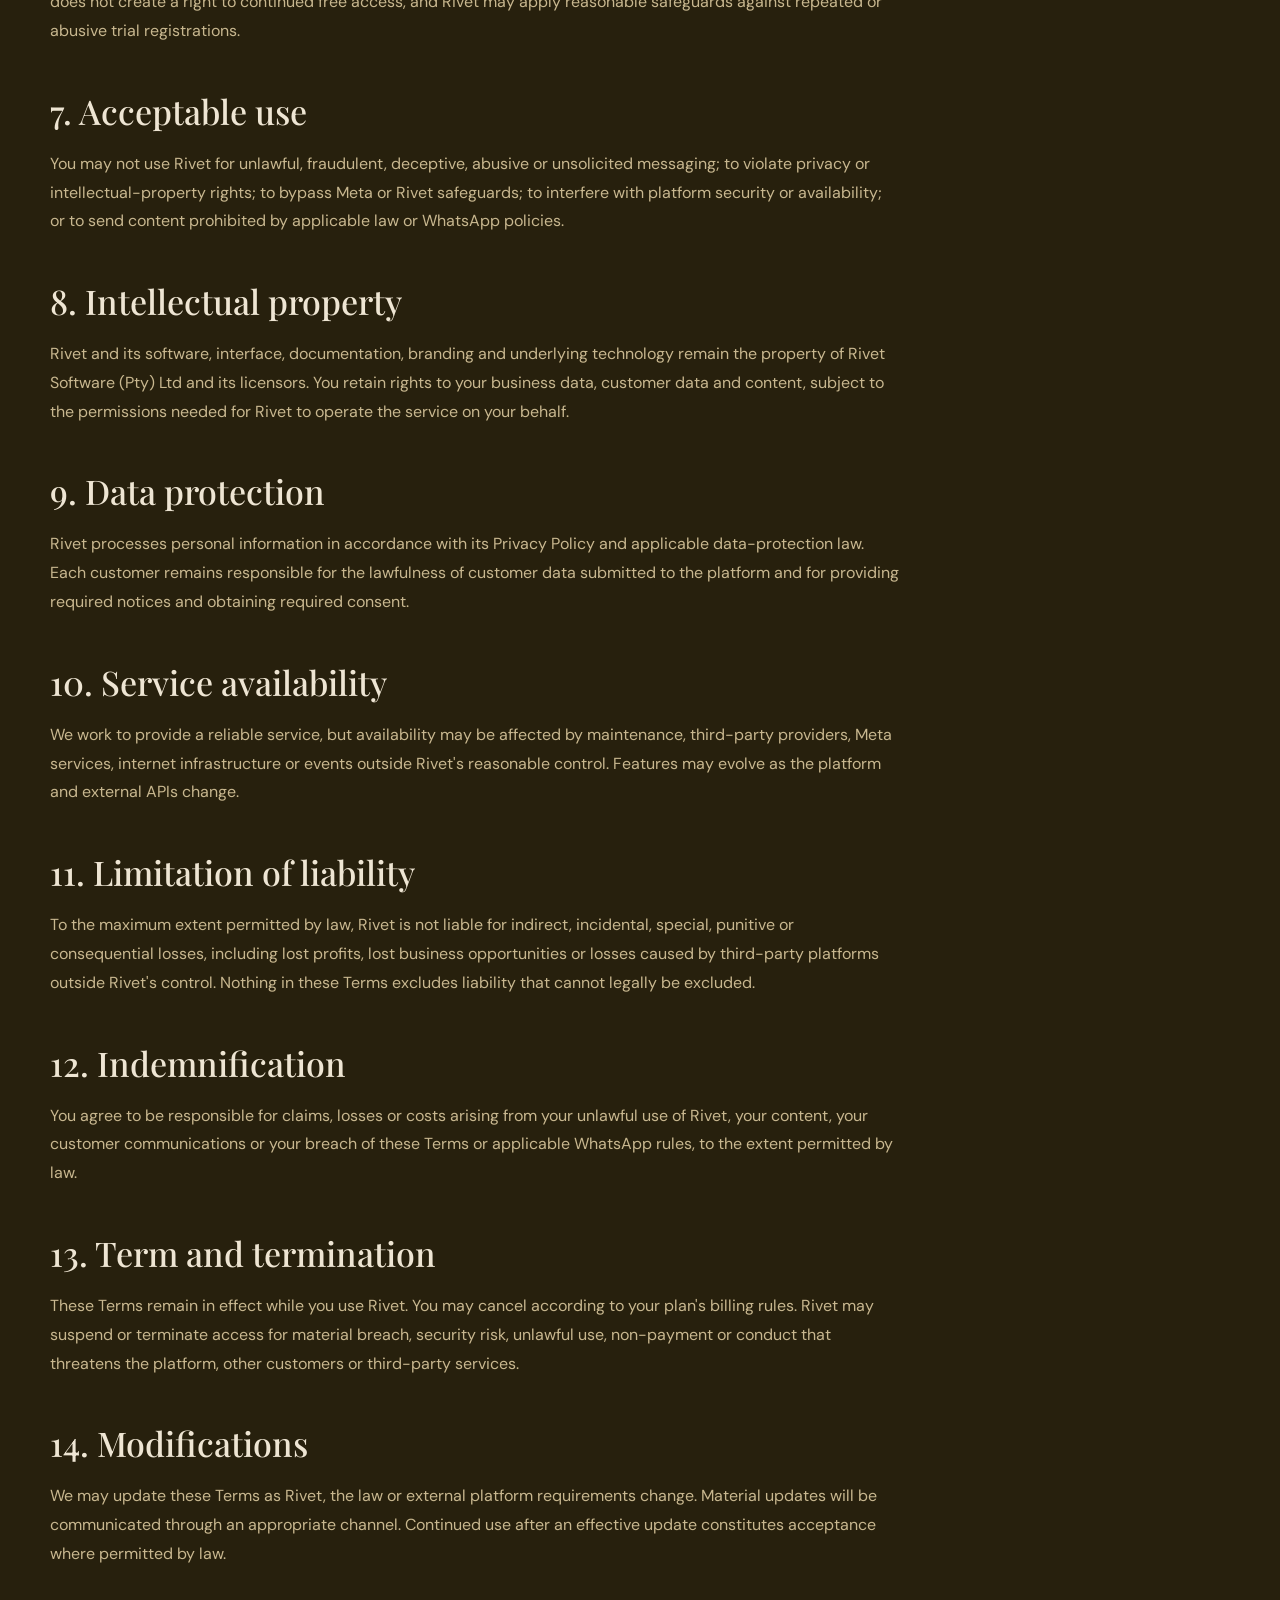
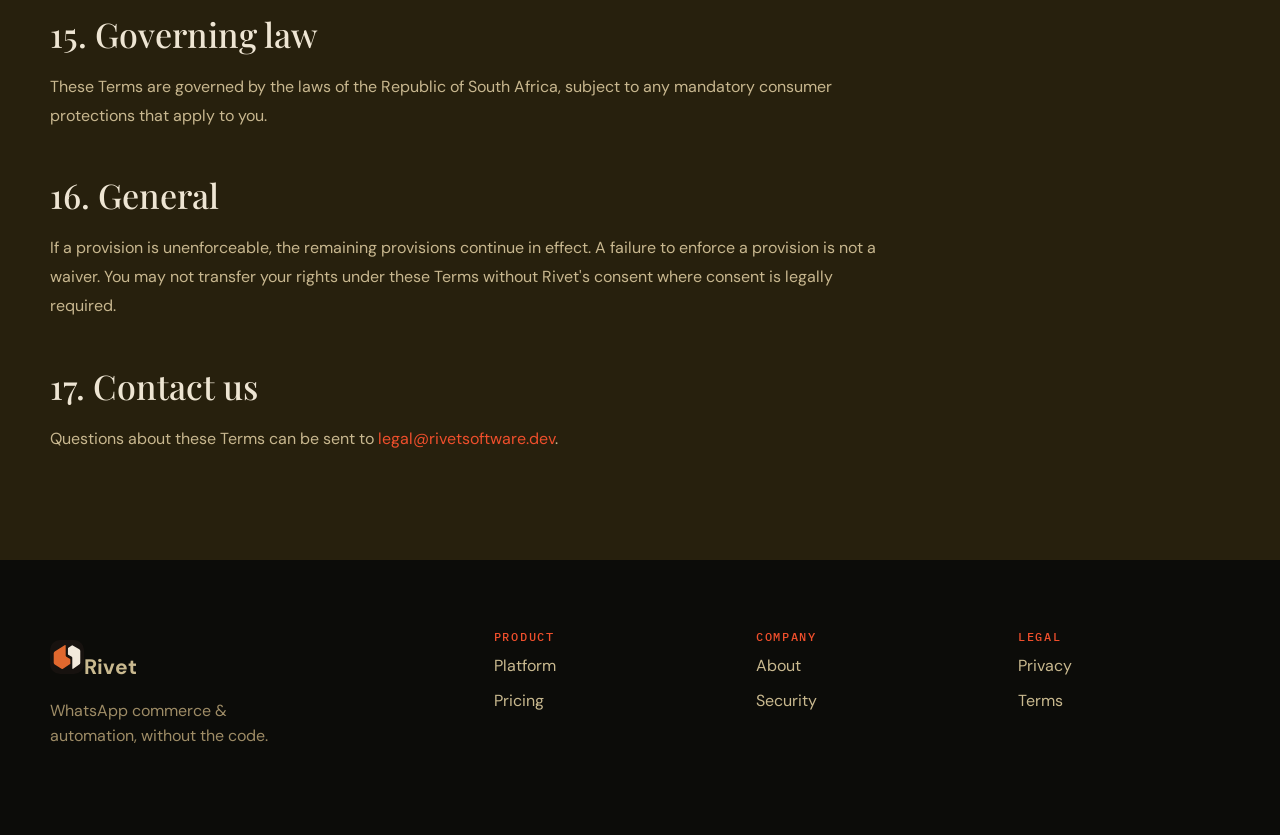
<file: terms.html>
<!doctype html><html lang="en"><head><meta charset="utf-8"><meta name="viewport" content="width=device-width,initial-scale=1"><title>Terms of Service | Rivet Software</title><meta name="description" content="Rivet Software Terms of Service — the agreement governing use of the Rivet WhatsApp automation platform."><link rel="canonical" href="https://rivetsoftware.dev/terms"><link rel="icon" type="image/svg+xml" href="./assets/rivet-favicon.svg"><link rel="stylesheet" href="./assets/site.css"></head><body class="legal-page"><header class="nav"><div class="wrap"><a class="brand" href="./index.html"><img src="./assets/rivet-app-icon.svg" alt="">Rivet</a><nav class="navlinks"><a href="./index.html#platform">Platform</a><a href="./index.html#rivets">Rivets</a><a href="./index.html#pricing">Pricing</a><a href="./security.html">Security</a></nav><div class="actions"><a class="login" href="https://app.rivetsoftware.dev/login">Log in</a><a class="btn primary" href="https://app.rivetsoftware.dev/login">Start free</a></div></div></header><main><section class="legal-hero"><div class="wrap"><div class="eyebrow">LEGAL · EFFECTIVE 14 MARCH 2026</div><h1>Terms of Service</h1><p class="subcopy">The agreement between you and Rivet Software (Pty) Ltd governing access to and use of the Rivet platform.</p></div></section><section class="legal-body"><div class="wrap"><article class="content"><h2>1. Acceptance of terms</h2><p>These Terms of Service ("Terms") form a legally binding agreement between you ("Customer", "you", or "your") and Rivet Software (Pty) Ltd ("Rivet", "we", "us", or "our"), a company incorporated in South Africa. By registering for, accessing or using Rivet, you agree to these Terms. If you act for a company or other entity, you confirm that you have authority to bind it.</p><h2>2. Description of services</h2><p>Rivet provides a WhatsApp-first business automation platform for managing WhatsApp Business accounts, building automated conversation flows, operating shared inbox workflows, connecting supported commerce systems and using related automation features. Available functionality depends on the subscription plan and features enabled for your account.</p><h2>3. Account registration</h2><p>You must provide accurate account information, keep it current, protect your credentials and promptly notify Rivet of suspected unauthorised access. You are responsible for activity performed through your account and for ensuring your authorised users follow these Terms.</p><h2>4. WhatsApp Business Platform</h2><p>Rivet integrates with Meta's official WhatsApp Business Platform. Your use of WhatsApp through Rivet is also subject to Meta's applicable platform terms, WhatsApp Business policies, template rules and messaging requirements. You are responsible for obtaining appropriate customer consent and for the content and timing of messages sent through your workspace.</p><h2>5. Subscription and payment</h2><p>Paid plans are billed according to the price and billing interval shown when you subscribe. Unless otherwise stated, platform fees exclude Meta messaging charges and third-party service fees. Applicable taxes may be added. Plan changes may affect available limits and features.</p><h2>6. Free trial</h2><p>Where offered, Rivet may provide a free trial subject to the duration, limits and eligibility shown at sign-up. A trial does not create a right to continued free access, and Rivet may apply reasonable safeguards against repeated or abusive trial registrations.</p><h2>7. Acceptable use</h2><p>You may not use Rivet for unlawful, fraudulent, deceptive, abusive or unsolicited messaging; to violate privacy or intellectual-property rights; to bypass Meta or Rivet safeguards; to interfere with platform security or availability; or to send content prohibited by applicable law or WhatsApp policies.</p><h2>8. Intellectual property</h2><p>Rivet and its software, interface, documentation, branding and underlying technology remain the property of Rivet Software (Pty) Ltd and its licensors. You retain rights to your business data, customer data and content, subject to the permissions needed for Rivet to operate the service on your behalf.</p><h2>9. Data protection</h2><p>Rivet processes personal information in accordance with its Privacy Policy and applicable data-protection law. Each customer remains responsible for the lawfulness of customer data submitted to the platform and for providing required notices and obtaining required consent.</p><h2>10. Service availability</h2><p>We work to provide a reliable service, but availability may be affected by maintenance, third-party providers, Meta services, internet infrastructure or events outside Rivet's reasonable control. Features may evolve as the platform and external APIs change.</p><h2>11. Limitation of liability</h2><p>To the maximum extent permitted by law, Rivet is not liable for indirect, incidental, special, punitive or consequential losses, including lost profits, lost business opportunities or losses caused by third-party platforms outside Rivet's control. Nothing in these Terms excludes liability that cannot legally be excluded.</p><h2>12. Indemnification</h2><p>You agree to be responsible for claims, losses or costs arising from your unlawful use of Rivet, your content, your customer communications or your breach of these Terms or applicable WhatsApp rules, to the extent permitted by law.</p><h2>13. Term and termination</h2><p>These Terms remain in effect while you use Rivet. You may cancel according to your plan's billing rules. Rivet may suspend or terminate access for material breach, security risk, unlawful use, non-payment or conduct that threatens the platform, other customers or third-party services.</p><h2>14. Modifications</h2><p>We may update these Terms as Rivet, the law or external platform requirements change. Material updates will be communicated through an appropriate channel. Continued use after an effective update constitutes acceptance where permitted by law.</p><h2>15. Governing law</h2><p>These Terms are governed by the laws of the Republic of South Africa, subject to any mandatory consumer protections that apply to you.</p><h2>16. General</h2><p>If a provision is unenforceable, the remaining provisions continue in effect. A failure to enforce a provision is not a waiver. You may not transfer your rights under these Terms without Rivet's consent where consent is legally required.</p><h2>17. Contact us</h2><p>Questions about these Terms can be sent to <a href="mailto:legal@rivetsoftware.dev" style="color:var(--accent)">legal@rivetsoftware.dev</a>.</p></article></div></section></main><footer class="footer"><div class="wrap footer-grid"><div><a class="brand" href="./index.html"><img src="./assets/rivet-app-icon.svg" alt="">Rivet</a><p class="muted">WhatsApp commerce & automation, without the code.</p></div><div><div class="eyebrow">PRODUCT</div><a href="./index.html#platform">Platform</a><a href="./index.html#pricing">Pricing</a></div><div><div class="eyebrow">COMPANY</div><a href="./about.html">About</a><a href="./security.html">Security</a></div><div><div class="eyebrow">LEGAL</div><a href="./privacy.html">Privacy</a><a href="./terms.html">Terms</a></div></div></footer></body></html>
</file>
<file: assets/site.css>
@import url('https://fonts.googleapis.com/css2?family=DM+Sans:wght@400;500;600;700&family=IBM+Plex+Mono:wght@400;500;600&family=Playfair+Display:ital,wght@0,500;0,600;1,500&display=swap');

:root{--bg:#27200d;--bg2:#171713;--ink:#eee5d3;--muted:#c1ad84;--line:#5a4b2d;--card:#171b1e;--accent:#ef4f2c;--accent2:#c73514;--black:#0e0e0b;--max:1180px}*{box-sizing:border-box}html{scroll-behavior:smooth}body{margin:0;background:var(--bg);color:var(--ink);font-family:'DM Sans',system-ui,sans-serif;line-height:1.55;-webkit-font-smoothing:antialiased}a{color:inherit;text-decoration:none}.wrap{width:min(var(--max),calc(100% - 48px));margin:auto}.mono{font-family:'IBM Plex Mono',monospace}.serif{font-family:'Playfair Display',Georgia,serif}.eyebrow{font:500 12px/1.2 'IBM Plex Mono',monospace;letter-spacing:.14em;text-transform:uppercase;color:var(--accent)}.section{padding:92px 0;border-top:1px solid rgba(238,229,211,.16)}.section.tight{padding:68px 0}.section.dark{background:var(--black)}.section.ink{background:#2f220f}.announcement{height:38px;display:flex;align-items:center;justify-content:center;background:#0f0e0b;border-bottom:1px solid rgba(238,229,211,.08);font:500 12px/1 'IBM Plex Mono',monospace;letter-spacing:.03em}.announcement b{color:var(--accent);margin-right:10px}.nav{position:sticky;top:0;z-index:50;background:rgba(39,32,13,.94);backdrop-filter:blur(14px);border-bottom:1px solid rgba(238,229,211,.14)}.nav .wrap{height:72px;display:flex;align-items:center;justify-content:space-between}.brand{display:flex;align-items:center;gap:11px;font-weight:700;font-size:21px}.brand img{width:34px;height:34px;border-radius:10px}.navlinks{display:flex;gap:34px;color:#cbbd9d;font-size:14px}.navlinks a:hover{color:var(--ink)}.actions{display:flex;align-items:center;gap:18px}.btn{display:inline-flex;align-items:center;justify-content:center;min-height:48px;padding:0 28px;border-radius:999px;border:1px solid #776444;font-weight:600}.btn.primary{background:var(--accent);border-color:var(--accent);color:#fff}.btn.primary:hover{background:#ff5a34}.btn:hover{border-color:#a58e63}.hero{padding:102px 0 66px}.hero-grid{display:grid;grid-template-columns:1.05fr .95fr;gap:68px;align-items:center}.hero h1,.display{font-family:'Playfair Display',Georgia,serif;font-weight:500;letter-spacing:-.045em;line-height:.98}.hero h1{font-size:clamp(62px,6.4vw,96px);margin:28px 0 28px}.hero h1 em{color:var(--accent);font-weight:500}.lede{max-width:650px;color:#cbbd9d;font-size:19px;line-height:1.75}.pill{display:inline-flex;align-items:center;gap:9px;padding:8px 14px;border:1px solid #5d4c2c;border-radius:999px;color:#c9b58b;font:500 11px/1 'IBM Plex Mono',monospace;letter-spacing:.11em}.dot{width:7px;height:7px;border-radius:50%;background:var(--accent)}.cta-row{display:flex;gap:14px;margin-top:34px}.trust{display:flex;gap:24px;flex-wrap:wrap;margin-top:24px;color:#b9a477;font:400 12px/1.4 'IBM Plex Mono',monospace}.phone{max-width:430px;margin-left:auto;background:#111;border:2px solid #5f4b2b;border-radius:48px;padding:11px;box-shadow:0 35px 70px rgba(0,0,0,.28)}.phone-screen{border-radius:38px;overflow:hidden;background:#392d16;min-height:580px}.phone-head{background:#cf3d18;padding:18px 20px;color:#fff;font-weight:700}.chat{padding:24px 18px;display:flex;flex-direction:column;gap:14px}.bubble{background:#14191c;padding:13px 15px;border-radius:14px;max-width:82%;font-size:14px}.bubble.me{background:#67210e;align-self:flex-end}.chiprow{display:flex;gap:8px;flex-wrap:wrap}.chip{border:1px solid var(--accent2);color:#ff6b46;border-radius:999px;padding:7px 13px;font-size:12px}.connects{margin-top:68px;padding-top:28px;border-top:1px solid rgba(238,229,211,.18);display:flex;gap:30px;align-items:center;flex-wrap:wrap;font:500 13px/1 'IBM Plex Mono',monospace}.connects small{color:#aa956e;letter-spacing:.14em}.connects span{color:#f4e8cf}.section h2{font-family:'Playfair Display',Georgia,serif;font-size:clamp(46px,4.8vw,68px);font-weight:500;letter-spacing:-.04em;line-height:1.03;margin:18px 0 22px}.subcopy{max-width:720px;color:#c9b78e;font-size:17px;line-height:1.7}.steps{display:grid;grid-template-columns:repeat(3,1fr);border-top:1px solid var(--line);border-bottom:1px solid var(--line);margin-top:54px}.step{padding:34px 28px 36px}.step+.step{border-left:1px solid var(--line)}.num{font-family:'Playfair Display',serif;font-size:48px;color:var(--accent)}.step h3,.card h3{font-size:20px;margin:14px 0 10px}.step p,.card p{color:#c6b58f;margin:0;line-height:1.65}.cards{display:grid;grid-template-columns:repeat(3,1fr);gap:20px;margin-top:44px}.card{background:var(--card);border:1px solid #695635;border-radius:18px;padding:30px;min-height:220px}.card .kicker{color:var(--accent);font:500 11px/1 'IBM Plex Mono',monospace}.product-proof{display:grid;grid-template-columns:1fr 1.15fr;gap:48px;align-items:center;margin-top:62px}.product-shot{background:#0f1215;border:1px solid #6e5834;border-radius:20px;padding:12px;overflow:hidden;box-shadow:0 28px 60px rgba(0,0,0,.25)}.product-shot img{display:block;width:100%;border-radius:12px}.mini-ui{background:#111416;border:1px solid #674f2d;border-radius:18px;padding:18px}.mini-top{display:flex;justify-content:space-between;align-items:center;padding-bottom:14px;border-bottom:1px solid #2f3336;font:500 12px 'IBM Plex Mono',monospace}.flow-canvas{display:grid;grid-template-columns:180px 1fr;min-height:310px}.flow-side{border-right:1px solid #2d3032;padding:16px 12px}.flow-side span{display:block;padding:10px 12px;margin-bottom:8px;background:#191d20;border-radius:9px;color:#ad9b75;font-size:12px}.nodes{padding:34px;display:flex;flex-direction:column;align-items:center;gap:26px}.node{width:220px;border:1px solid #795033;border-radius:12px;background:#1a1e20;padding:14px}.node b{display:block;font-size:13px}.node small{color:#a99169}.arrow{color:var(--accent)}.split{display:grid;grid-template-columns:1fr 1fr;gap:60px;align-items:center}.checks{list-style:none;padding:0;margin:25px 0}.checks li{margin:15px 0;color:#c9b78e}.checks li:before{content:'✓';color:var(--accent);font-weight:700;margin-right:11px}.plugin-stack{display:grid;gap:18px}.plugin{background:var(--card);border:1px solid #695635;border-radius:18px;padding:26px}.plugin h3{margin:0 0 12px}.plugin p{margin:0;color:#c6b58f}.usecases{display:grid;grid-template-columns:repeat(3,1fr);gap:20px;margin-top:42px}.usecase{background:var(--card);border:1px solid #695635;border-radius:18px;padding:30px}.usecase h3{font-family:'Playfair Display',serif;font-size:28px;font-weight:500;margin:0 0 15px}.usecase p{color:#c7b78f}.reliability{display:grid;grid-template-columns:1fr 1fr;gap:70px;align-items:center}.pipeline{background:#181310;border-radius:20px;padding:30px}.pipeline .label{font:500 11px 'IBM Plex Mono',monospace;letter-spacing:.13em;color:#c8b58c}.pipe{margin-top:22px;display:grid;gap:12px}.pipe div{padding:14px 16px;border:1px solid #2b2520;border-radius:10px;font:500 13px 'IBM Plex Mono',monospace}.pipe .hot{border-color:#7c301d;background:#351710}.pricing-head{display:flex;justify-content:space-between;gap:30px;align-items:end}.pricing{display:grid;grid-template-columns:repeat(4,1fr);gap:16px;margin-top:48px}.plan{position:relative;background:var(--card);border:1px solid #6b5733;border-radius:18px;padding:28px 24px;display:flex;flex-direction:column;min-height:560px}.plan.pop{background:#11110e;border-color:#7b321d}.badge{position:absolute;top:-14px;left:50%;transform:translateX(-50%);background:var(--accent);color:#fff;border-radius:999px;padding:7px 14px;font:600 10px 'IBM Plex Mono',monospace;white-space:nowrap}.plan h3{margin:30px 0 8px}.price{font-family:'Playfair Display',serif;font-size:47px}.plan ul{list-style:none;padding:0;margin:22px 0 30px;color:#c7b68d;font-size:13px}.plan li{margin:10px 0}.plan .btn{margin-top:auto}.faq{max-width:800px;margin:auto}.faq details{border-top:1px solid var(--line);padding:26px 0}.faq details:last-child{border-bottom:1px solid var(--line)}.faq summary{cursor:pointer;font-weight:700;list-style:none}.faq summary::-webkit-details-marker{display:none}.faq summary:after{content:'+';float:right;color:#c6b58d}.faq details[open] summary:after{content:'−';color:var(--accent)}.faq p{color:#c9b78e;max-width:680px}.final{text-align:center;padding:108px 0;background:#2a0e06}.final h2{max-width:820px;margin:0 auto 28px}.final p{color:#e0c5a6}.final .cta-row{justify-content:center}.footer{background:#0c0c09;padding:70px 0}.footer-grid{display:grid;grid-template-columns:1.3fr repeat(3,.7fr);gap:50px}.footer h4{font:500 11px 'IBM Plex Mono',monospace;letter-spacing:.13em;color:#b9a372}.footer a{display:block;color:#c9b98f;margin:10px 0}.footer .muted{color:#9e8c66;max-width:260px}.legal-page{min-height:100vh}.legal-hero{padding:90px 0 52px}.legal-hero h1{font:500 clamp(54px,6vw,82px)/1 'Playfair Display',serif;letter-spacing:-.04em;margin:18px 0}.legal-body{padding:0 0 90px}.legal-body .content{max-width:850px}.legal-body h2{font:500 34px 'Playfair Display',serif;margin:42px 0 12px}.legal-body p,.legal-body li{color:#c8b78f;line-height:1.8}.legal-body ul{padding-left:20px}.proof-grid{display:grid;grid-template-columns:1.1fr .9fr;gap:22px;margin-top:48px}.caption{color:#a99670;font:400 11px 'IBM Plex Mono',monospace;margin-top:10px}
@media(max-width:980px){.navlinks{display:none}.hero-grid,.product-proof,.split,.reliability,.proof-grid{grid-template-columns:1fr}.phone{margin:20px auto 0}.cards,.usecases{grid-template-columns:1fr 1fr}.pricing{grid-template-columns:1fr 1fr}.footer-grid{grid-template-columns:1fr 1fr}.hero{padding-top:70px}}
@media(max-width:640px){.wrap{width:min(100% - 32px,var(--max))}.announcement{font-size:10px;padding:0 12px;text-align:center}.actions .login{display:none}.nav .wrap{height:64px}.btn{padding:0 20px}.hero{padding:64px 0 50px}.hero h1{font-size:54px}.lede{font-size:17px}.cta-row{flex-direction:column}.connects{gap:14px;margin-top:42px}.section,.section.tight{padding:64px 0}.steps,.cards,.usecases,.pricing,.footer-grid{grid-template-columns:1fr}.step+.step{border-left:0;border-top:1px solid var(--line)}.pricing-head{align-items:start;flex-direction:column}.plan{min-height:auto}.phone-screen{min-height:500px}.flow-canvas{grid-template-columns:120px 1fr}.node{width:180px}.footer-grid{gap:28px}}
</file>
<file: assets/homepage-tuning.css>
/* Small visual calibration against the approved desktop screenshots. */
body{font-size:15px}
.brand{font-size:20px}
.navlinks{font-size:13px}
.hero h1{font-size:clamp(60px,6.2vw,92px)}
.lede{font-size:18px}
.section h2{font-size:clamp(44px,4.6vw,64px)}
.subcopy{font-size:16px}
.step h3,.card h3{font-size:19px}
.usecase h3{font-size:27px}
.price{font-size:46px}

/* Restore the taller, slimmer handset silhouette from the approved design. */
.phone{width:100%;max-width:385px;border-radius:46px;padding:10px}
.phone-screen{min-height:630px;border-radius:36px}
.phone-head{padding:17px 19px}
.chat{padding:23px 17px;gap:13px}
.bubble{font-size:13px}

@media(max-width:640px){
  .hero h1{font-size:52px}
  .lede{font-size:16px}
  .phone{max-width:365px}
  .phone-screen{min-height:560px}
}
</file>
